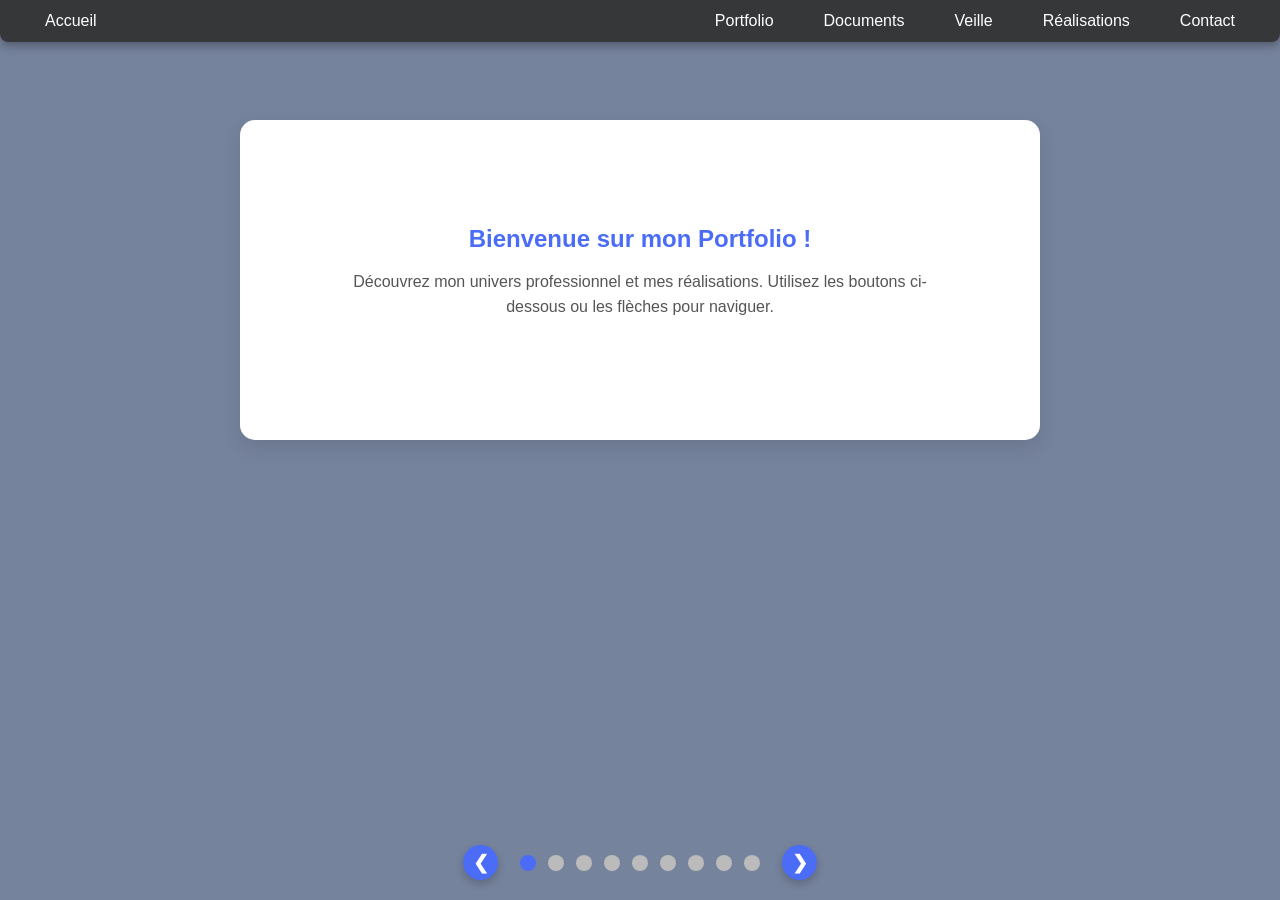
<file: index.html>
<!DOCTYPE html>
<html lang="fr">
<head>
<meta charset="UTF-8" />
<meta name="viewport" content="width=device-width, initial-scale=1" />
<title>Accueil - Alexandre Bossiaux</title>
<script src="https://code.jquery.com/jquery-3.6.0.min.js"></script>
<link rel="stylesheet" href="css/stylemenu.css" />
<link rel="stylesheet" href="css/styleindex.css" />
</head>
<body>

<!-- Menu -->
<div id="menu-container"></div>

<!-- Slides -->
<div class="global">
<div class="index-container">

  <div class="slides active" id="slides-0">
    <h2>Bienvenue sur mon Portfolio !</h2>
    <p class="description">Découvrez mon univers professionnel et mes réalisations. Utilisez les boutons ci-dessous ou les flèches pour naviguer.</p>
  </div>

  <div class="slides" id="slides-1">
    <h2>Mon Portfolio Technique</h2>
    <p class="description">Explorez mes travaux pratiques et projets personnels, démontrant mes compétences en programmation, réseaux et gestion de projets informatiques.</p>
    <div class="button-group"> 
      <a href="tps.html" class="button-link">Voir mes TPs</a>
      <a href="projet.html" class="button-link">Voir mes Projets</a>
    </div>
  </div>

  <div class="slides" id="slides-2">
    <h2>Mes Expériences de Stage</h2>
    <p class="description">Plongez dans le détail de mes stages en SIO1 et SIO2, avec les missions réalisées, les compétences acquises et les rapports de stage associés.</p>
    <div class="button-group"> 
      <a href="stagesio1.html" class="button-link">Stage SIO 1</a>
      <a href="stagesio2.html" class="button-link">Stage SIO 2</a>
    </div>
  </div>

  <div class="slides" id="slides-3">
    <h2>Mon Curriculum Vitae</h2>
    <p class="description">Retrouvez ici un aperçu détaillé de mon parcours académique, de mes expériences professionnelles et de mes compétences techniques et transversales.</p>
    <a href="cv.html" class="button-link">Voir mon CV</a>
  </div>

  <div class="slides" id="slides-4">
    <h2>Ma Lettre de Motivations</h2>
    <p class="description">Découvrez ma lettre de motivation, où j'exprime mon intérêt et ma motivation à intégrer une entreprise, en soulignant mes atouts et ma polyvalence.</p>
    <a href="lm.html" class="button-link">Lire ma Lettre</a>
  </div>

  <div class="slides" id="slides-5">
    <h2>Mes Conventions de Stage</h2>
    <p class="description">Retrouvez ici les documents officiels de mes conventions de stage pour les périodes SIO1 et SIO2. Ces conventions détaillent les engagements, les missions et les conditions de mes stages en entreprise.</p>
    <div class="button-group">
      <a href="conventionstagesio1.html" class="button-link">Convention SIO 1</a>
      <a href="conventionstagesio2.html" class="button-link">Convention SIO 2</a>
    </div>
  </div>

  <div class="slides" id="slides-6">
    <h2>Ma Veille Technologique</h2>
    <p class="description">Découvrez mes recherches et analyses sur des sujets technologiques actuels, reflétant ma curiosité et ma capacité à rester informé des dernières innovations.</p>
    <div class="button-group"> 
      <a href="veillesujet1.html" class="button-link">Voir ma Veille 1</a>
      <a href="veillesujet2.html" class="button-link">Voir ma Veille 2</a>
    </div>
  </div>

  <div class="slides" id="slides-7">
    <h2>Mes Réalisations Ludiques</h2>
    <p class="description">Amusez-vous avec mes mini-jeux développés en JavaScript, une démonstration concrète de mes compétences en développement web interactif.</p>
    <a href="realisations.html" class="button-link">Jouer à mes Réalisations</a>
  </div>

  <div class="slides" id="slides-8">
    <h2>Contactez-moi</h2>
    <p class="description">Vous avez des questions, des opportunités à proposer ou souhaitez simplement échanger ? N'hésitez pas à me contacter directement.</p>
    <a href="contact.html" class="button-link">Prendre Contact</a>
  </div>
</div>
</div>


<!-- Boutons de navigation -->
<div class="slides-buttons" aria-label="Navigation des sections">
  <button class="nav-arrow left-arrow" aria-label="Slide précédente">&#10094;</button>
  <button class="active" aria-label="Section 0" data-slides="0"></button>
  <button aria-label="Section 1" data-slides="1"></button>
  <button aria-label="Section 2" data-slides="2"></button>
  <button aria-label="Section 3" data-slides="3"></button>
  <button aria-label="Section 4" data-slides="4"></button>
  <button aria-label="Section 5" data-slides="5"></button>
  <button aria-label="Section 6" data-slides="6"></button>
  <button aria-label="Section 7" data-slides="7"></button>
  <button aria-label="Section 8" data-slides="8"></button>
  <button class="nav-arrow right-arrow" aria-label="Slide suivante">&#10095;</button>
</div>

<script src="js/scriptindex.js"></script>
<script src="js/load-menu.js"></script>
</body>
</html>
</file>
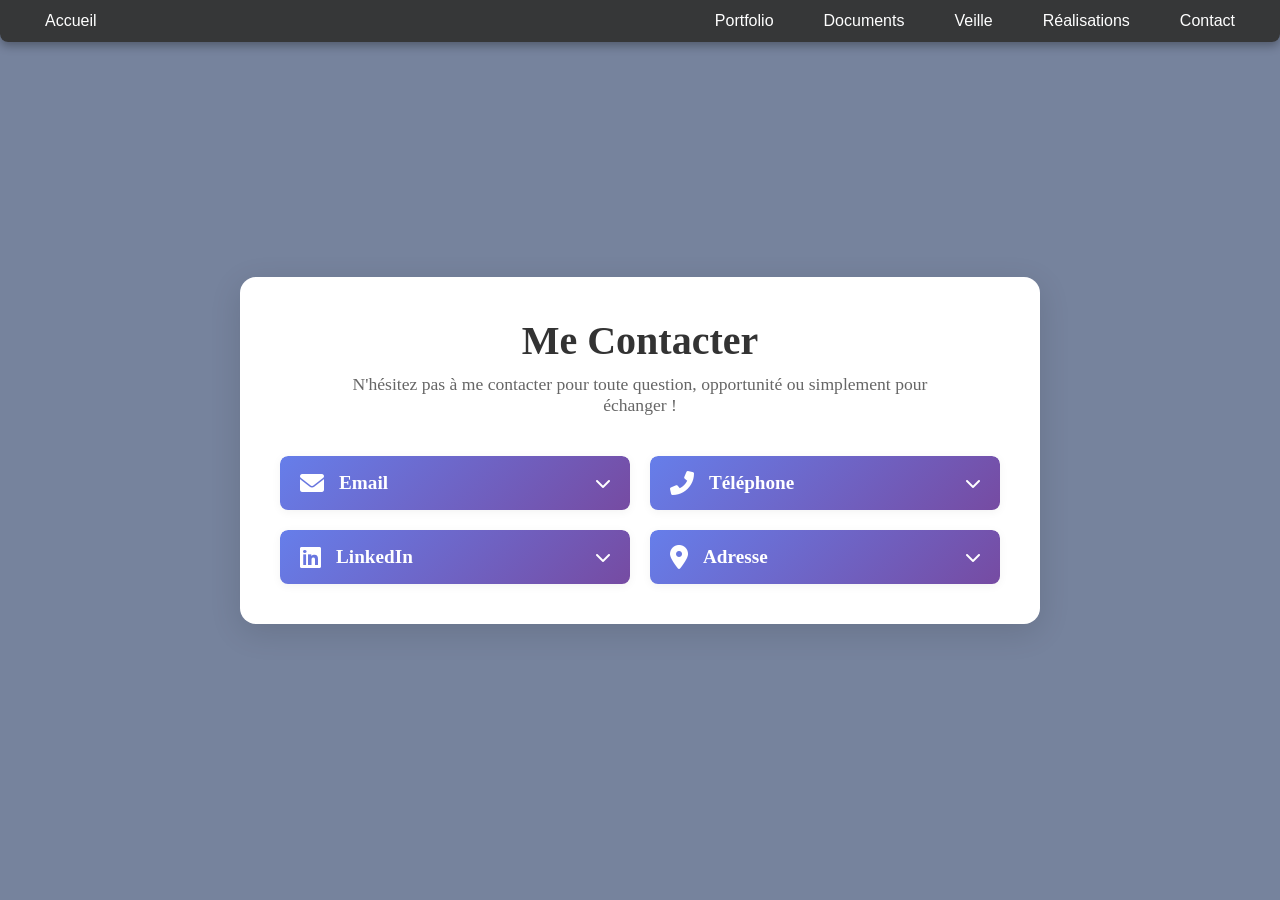
<file: contact.html>
<!DOCTYPE html>
<html lang="fr">
<head>
<meta charset="UTF-8" />
<meta name="viewport" content="width=device-width, initial-scale=1" />
<title>Contact - Alexandre Bossiaux</title>
<script src="https://code.jquery.com/jquery-3.6.0.min.js"></script>
<link rel="stylesheet" href="css/stylemenu.css" />
<link rel="stylesheet" href="css/stylecontact.css" />
<link rel="stylesheet" href="https://cdnjs.cloudflare.com/ajax/libs/font-awesome/6.0.0-beta3/css/all.min.css">
</head>
<body>

<!-- Menu -->
<div id="menu-container"></div>

<!-- Section Contact -->
<div class="global">
  <div class="contact-container">
    <div class="contact-header">
      <h2>Me Contacter</h2>
      <p>N'hésitez pas à me contacter pour toute question, opportunité ou simplement pour échanger !</p>
    </div>

    <div class="contact-info">
      <!-- Carte Email -->
      <div class="contact-card">
        <div class="card-header" id="email-toggle">
          <i class="fas fa-envelope icon"></i>
          <h3>Email</h3>
          <i class="fas fa-chevron-down toggle-icon"></i>
        </div>
        <div class="card-content hidden" id="email-content">
          <span class="card-value">bossiaux.alexandre@gmail.com</span>
          <a href="mailto:bossiaux.alexandre@gmail.com" class="action-link">
            <i class="fas fa-paper-plane"></i> Envoyer un email
          </a>
        </div>
      </div>

      <!-- Carte Téléphone -->
      <div class="contact-card">
        <div class="card-header" id="phone-toggle">
          <i class="fas fa-phone-alt icon"></i>
          <h3>Téléphone</h3>
          <i class="fas fa-chevron-down toggle-icon"></i>
        </div>
        <div class="card-content hidden" id="phone-content">
          <span class="card-value">+33 6 58 30 66 25</span>
          <a href="tel:+33658306625" class="action-link">
            <i class="fas fa-phone"></i> Appeler
          </a>
        </div>
      </div>

      <!-- Carte LinkedIn -->
      <div class="contact-card">
        <div class="card-header" id="linkedin-toggle">
          <i class="fab fa-linkedin icon"></i>
          <h3>LinkedIn</h3>
          <i class="fas fa-chevron-down toggle-icon"></i>
        </div>
        <div class="card-content hidden" id="linkedin-content">
          <span class="card-value">Alexandre Bossiaux</span>
          <a href="https://www.linkedin.com/in/alexandre-bossiaux-b2b2b2b2/" target="_blank" class="action-link">
            <i class="fab fa-linkedin"></i> Voir le profil
          </a>
        </div>
      </div>

      <!-- Carte Adresse -->
      <div class="contact-card">
        <div class="card-header" id="address-toggle">
          <i class="fas fa-map-marker-alt icon"></i>
          <h3>Adresse</h3>
          <i class="fas fa-chevron-down toggle-icon"></i>
        </div>
        <div class="card-content hidden" id="address-content">
          <span class="card-value">Rivery, Picardie, France</span>
          <div class="map-container">
            <iframe
              src="https://www.google.com/maps/embed?pb=!1m18!1m12!1m3!1d34411.36234478723!2d2.2944842071669695!3d49.90694689759592!2m3!1f0!2f0!3f0!3m2!1i1024!2i768!4f13.1!3m3!1m2!1s0x47e785ce2a38674f%3A0x4239bb6ec8f207f3!2sRivery!5e0!3m2!1sfr!2sfr!4v1760531282621!5m2!1sfr!2sfr"
              width="100%" height="300" style="border:0;" allowfullscreen="" loading="lazy"
              referrerpolicy="no-referrer-when-downgrade"></iframe>
          </div>
        </div>
      </div>
    </div>
  </div>
</div>

<script src="js/load-menu.js"></script>
<script src="js/scriptcontact.js"></script>
</body>
</html>
</file>
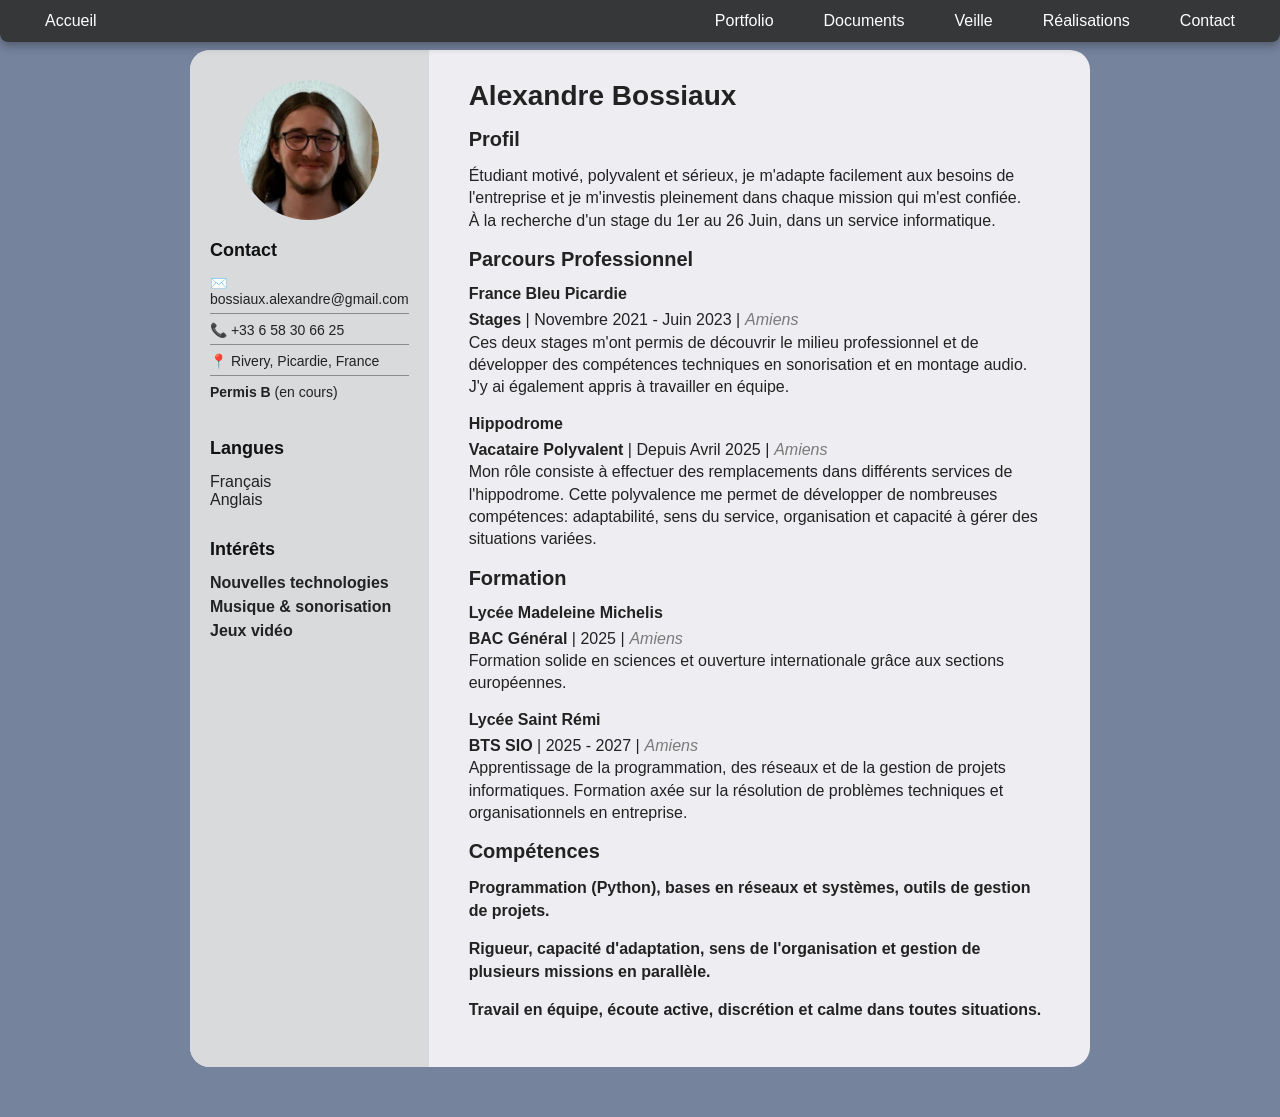
<file: cv.html>
<!DOCTYPE html>
<html lang="fr">
<head>
<meta charset="UTF-8" />
<meta name="viewport" content="width=device-width, initial-scale=1" />
<title>CV Alexandre Bossiaux</title>
<script src="https://code.jquery.com/jquery-3.6.0.min.js"></script>
<link rel="stylesheet" href="css/stylemenu.css" />
<link rel="stylesheet" href="css/stylecv.css" />
</head>
<body>

<!-- Menu -->
<div id="menu-container"></div>

<!-- CV -->
<div class="global">
<div class="cv-container">
  <aside class="left-column">
    <img src="images/photocv.png" alt="Photo Alexandre Bossiaux" />
    
    <div class="section contactcv">
      <h3>Contact</h3>
      <div class="contactcv-item email-icon"><span>bossiaux.alexandre@gmail.com</span></div>
      <div class="contactcv-item phone-icon"><span>+33 6 58 30 66 25</span></div>
      <div class="contactcv-item location-icon"><span>Rivery, Picardie, France</span></div>
      <div class="contactcv-item"><span><strong>Permis B</strong> (en cours)</span></div>
    </div>
    
    <div class="section languages">
      <h3>Langues</h3>
      <div>Français</div>
      <div>Anglais</div>
    </div>
    
    <div class="section interests">
      <h3>Intérêts</h3>
      <ul class="interests-list">
        <li>Nouvelles technologies</li>
        <li>Musique & sonorisation</li>
        <li>Jeux vidéo</li>
      </ul>
    </div>
  </aside>

  <main class="right-column">
    <h1>Alexandre Bossiaux</h1>
    
    <h2>Profil</h2>
    <p>Étudiant motivé, polyvalent et sérieux, je m'adapte facilement aux besoins de l'entreprise et je m'investis pleinement dans chaque mission qui m'est confiée.</br>
     À la recherche d'un stage du 1er au 26 Juin, dans un service informatique. 
    </p>
    
    
    <h2>Parcours Professionnel</h2>
    
    <h3>France Bleu Picardie</h3>
    <p><span class="job-title">Stages</span> | Novembre 2021 - Juin 2023 |<span class="italic"> Amiens</span><br/>
    Ces deux stages m'ont permis de découvrir le milieu professionnel et de développer des compétences techniques en sonorisation et en montage audio. J'y ai également appris à travailler en équipe.</p>
    
    <h3>Hippodrome</h3>
    <p><span class="job-title">Vacataire Polyvalent</span> | Depuis Avril 2025 |<span class="italic"> Amiens</span><br/>
    Mon rôle consiste à effectuer des remplacements dans différents services de l'hippodrome. Cette polyvalence me permet de développer de nombreuses compétences: adaptabilité, sens du service, organisation et capacité à gérer des situations variées.</p>
    
    <h2>Formation</h2>
    
    <h3>Lycée Madeleine Michelis</h3>
    <p><span class="bold">BAC Général</span> | 2025 |<span class="italic"> Amiens</span><br/>
    Formation solide en sciences et ouverture internationale grâce aux sections européennes.</p>
    
    <h3>Lycée Saint Rémi</h3>
    <p><span class="bold">BTS SIO</span> | 2025 - 2027 |<span class="italic"> Amiens</span><br/>
    Apprentissage de la programmation, des réseaux et de la gestion de projets informatiques. Formation axée sur la résolution de problèmes techniques et organisationnels en entreprise.</p>
    
    <h2>Compétences</h2>
    <p><strong>Programmation (Python), bases en réseaux et systèmes, outils de gestion de projets.</strong></p>
    <p><strong>Rigueur, capacité d'adaptation, sens de l'organisation et gestion de plusieurs missions en parallèle.</strong></p>
    <p><strong>Travail en équipe, écoute active, discrétion et calme dans toutes situations.</strong></p>
  </main>
</div>
</div>

<script src="js/load-menu.js"></script>
</body>
</html>
</file>
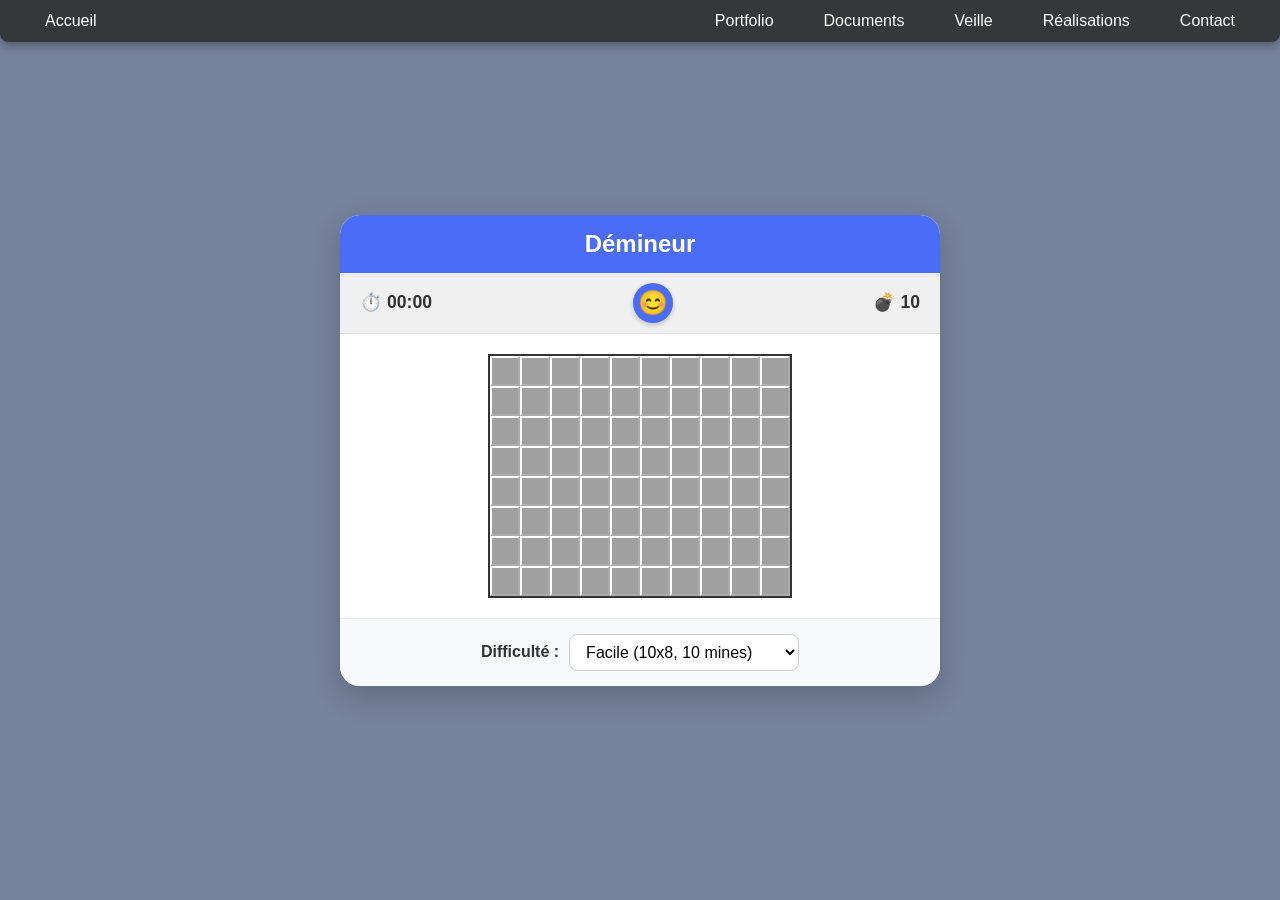
<file: demineur.html>
<!DOCTYPE html>
<html lang="fr">
<head>
<meta charset="UTF-8">
<meta name="viewport" content="width=device-width, initial-scale=1.0">
<title>Démineur</title>
<script src="https://code.jquery.com/jquery-3.6.0.min.js"></script>
<link rel="stylesheet" href="css/stylemenu.css" />
<link rel="stylesheet" href="css/styledemineur.css" />
</head>
<body>

<!-- Menu -->
<div id="menu-container"></div>

<!-- JEU -->
<div class="global">
<div class="game-container">
    <div class="game-header">
        Démineur
    </div>
    
    <div class="game-controls-top">
        <div class="timer">⏱️ <span id="timer">00:00 </span></div>
        <button id="reset-button" class="reset-button">😊</button>
        <div class="mines-left">💣 <span id="mines-count">10</span></div>
    </div>

    <div id="board" class="game-board">
        <!-- Les cellules du démineur seront générées ici par JavaScript -->
    </div>
    
    <div id="game-over-screen" class="game-overlay hidden">
        <h2 id="game-over-message"></h2>
        <button id="play-again-button">Rejouer</button>
    </div>

    <div class="game-controls-bottom">
        <label for="difficulty">Difficulté :</label>
        <select id="difficulty">
            <option value="easy">Facile (10x8, 10 mines)</option>
            <option value="medium">Moyen (20x14, 40 mines)</option>
            <option value="hard">Difficile (24x20, 99 mines)</option>
        </select>
    </div>
</div>
</div>

<script src="js/scriptdemineur.js"></script>
<script src="js/load-menu.js"></script>
</body>
</html>
</file>
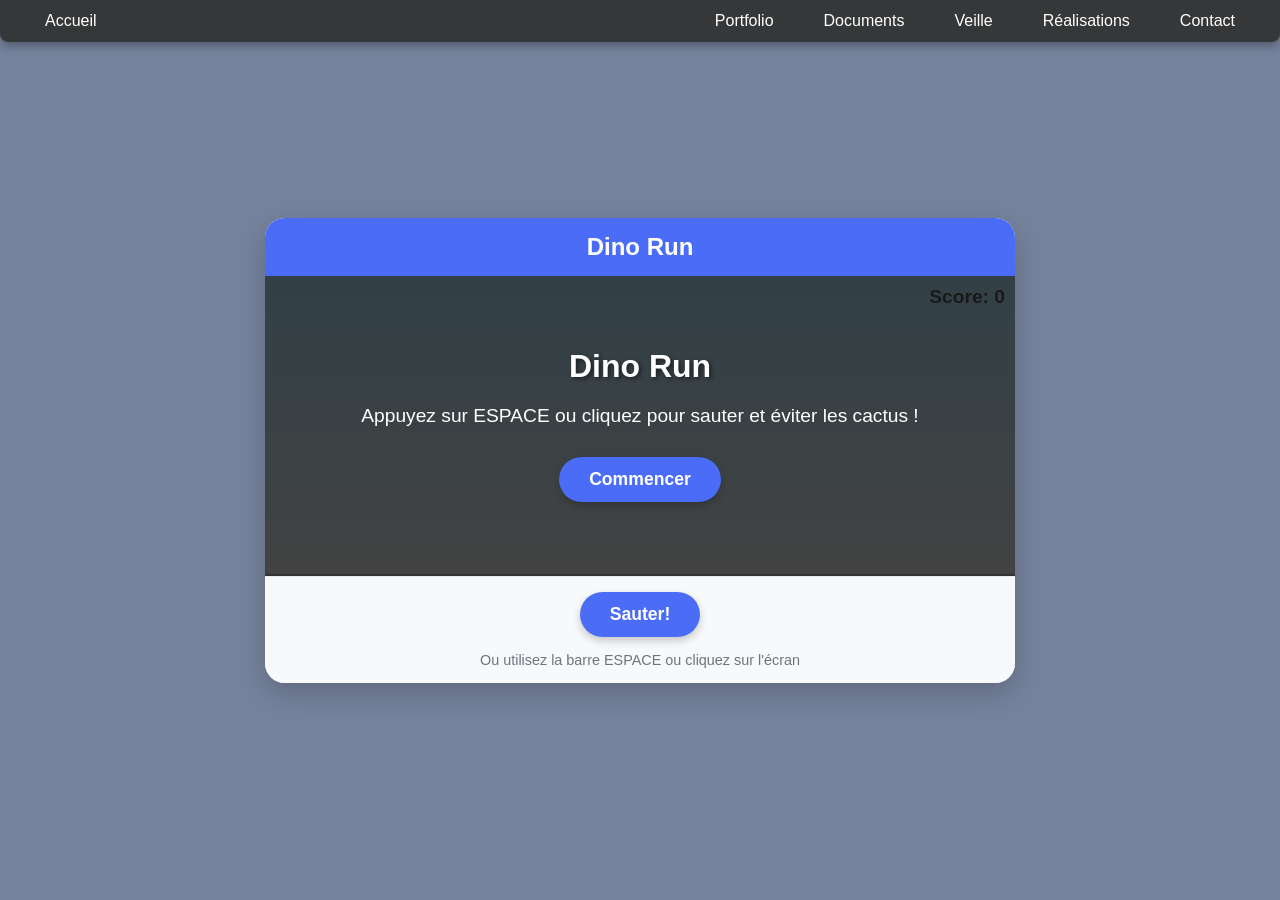
<file: dino.html>
<!DOCTYPE html>
<html lang="fr">
<head>
<meta charset="UTF-8">
<meta name="viewport" content="width=device-width, initial-scale=1.0">
<title>Dino Run</title>
<script src="https://code.jquery.com/jquery-3.6.0.min.js"></script>
<link rel="stylesheet" href="css/stylemenu.css" />
<link rel="stylesheet" href="css/styledino.css" /> 
</head>
<body>

<!-- Menu -->
<div id="menu-container"></div>

<!-- JEU -->
<div class="global">
<div class="game-container">
    <div class="game-header">
        Dino Run
    </div>
    
    <div class="game-canvas-container">
        <canvas id="game-canvas"></canvas>
        
        <div class="score-board">
            Score: <span id="score">0</span>
        </div>
        
        <div id="start-screen" class="start-screen">
            <h2>Dino Run</h2>
            <p>Appuyez sur ESPACE ou cliquez pour sauter et éviter les cactus !</p>
            <button id="start-button">Commencer</button>
        </div>
        
        <div id="game-over-screen" class="game-over-screen hidden">
            <h2>Game Over!</h2>
            <p>Votre score: <span id="final-score">0</span></p>
            <button id="restart-button">Rejouer</button>
        </div>
    </div>
    
    <div class="game-controls">
        <button id="action-button">Sauter!</button>
        <p class="instructions">Ou utilisez la barre ESPACE ou cliquez sur l'écran</p>
    </div>
</div>
</div>

<script src="js/scriptdino.js"></script>
<script src="js/load-menu.js"></script>
</body>
</html>
</file>
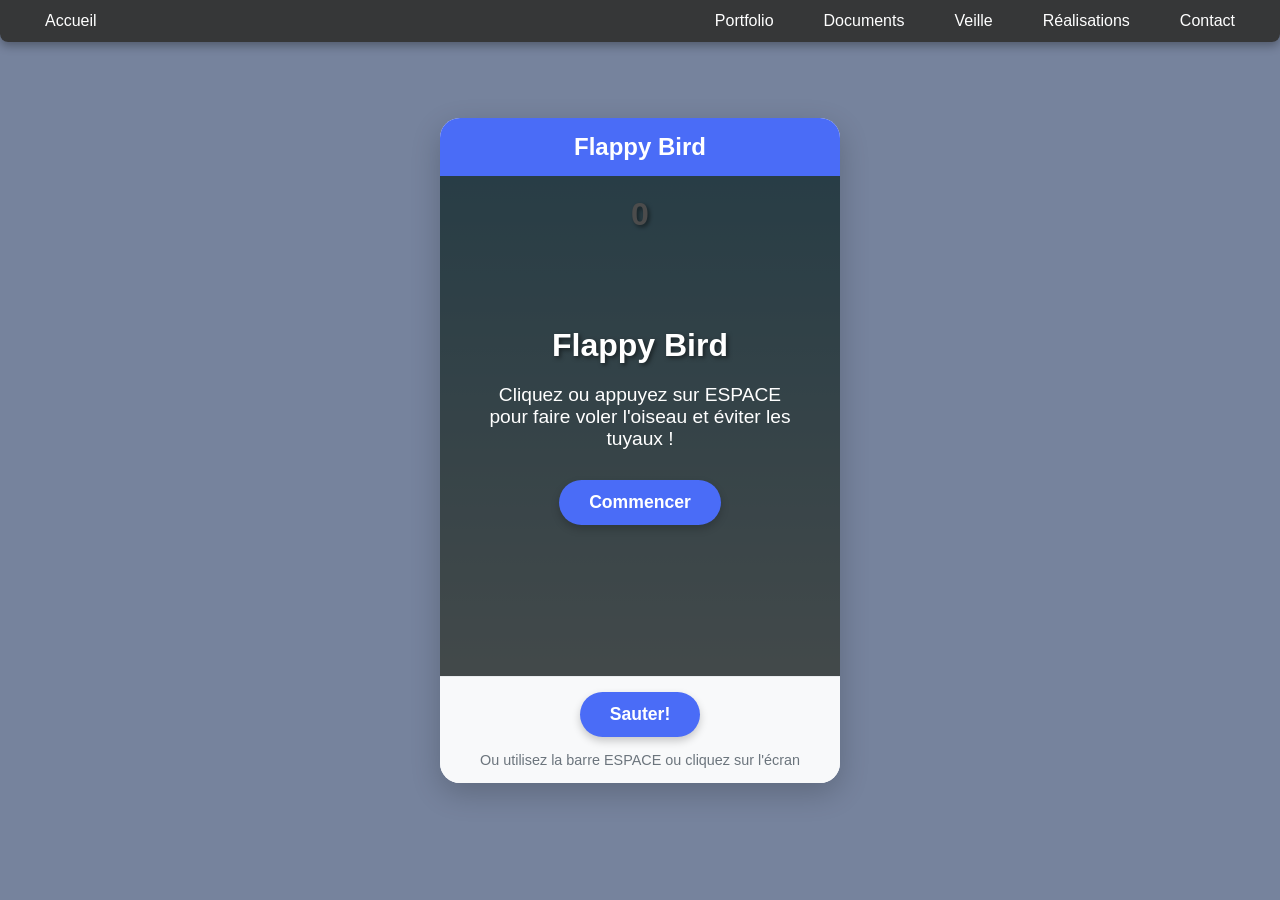
<file: flappybird.html>
<!DOCTYPE html>
<html lang="fr">
<head>
<meta charset="UTF-8">
<meta name="viewport" content="width=device-width, initial-scale=1.0">
<title>Flappy Bird</title>
<script src="https://code.jquery.com/jquery-3.6.0.min.js"></script>
<link rel="stylesheet" href="css/stylemenu.css" />
<link rel="stylesheet" href="css/styleflappybird.css" />
</head>
<body>

<!-- Menu -->
<div id="menu-container"></div>

<!-- JEU -->
<div class="global">
<div class="game-container">
    <div class="game-header">
        Flappy Bird
    </div>
    
    <div class="game-canvas-container">
        <canvas id="game-canvas"></canvas>
        
        <div class="score-board">
            <span id="score">0</span>
        </div>
        
        <div id="start-screen" class="start-screen">
            <h2>Flappy Bird</h2>
            <p>Cliquez ou appuyez sur ESPACE pour faire voler l'oiseau et éviter les tuyaux !</p>
            <button id="start-button">Commencer</button>
        </div>
        
        <div id="game-over-screen" class="game-over-screen hidden">
            <h2>Game Over!</h2>
            <p>Votre score: <span id="final-score">0</span></p>
            <button id="restart-button">Rejouer</button>
        </div>
    </div>
    
    <div class="game-controls">
        <button id="action-button">Sauter!</button>
        <p class="instructions">Ou utilisez la barre ESPACE ou cliquez sur l'écran</p>
    </div>
</div>
</div>

<script src="js/scriptflappybird.js"></script>
<script src="js/load-menu.js"></script>
</body>
</html>
</file>
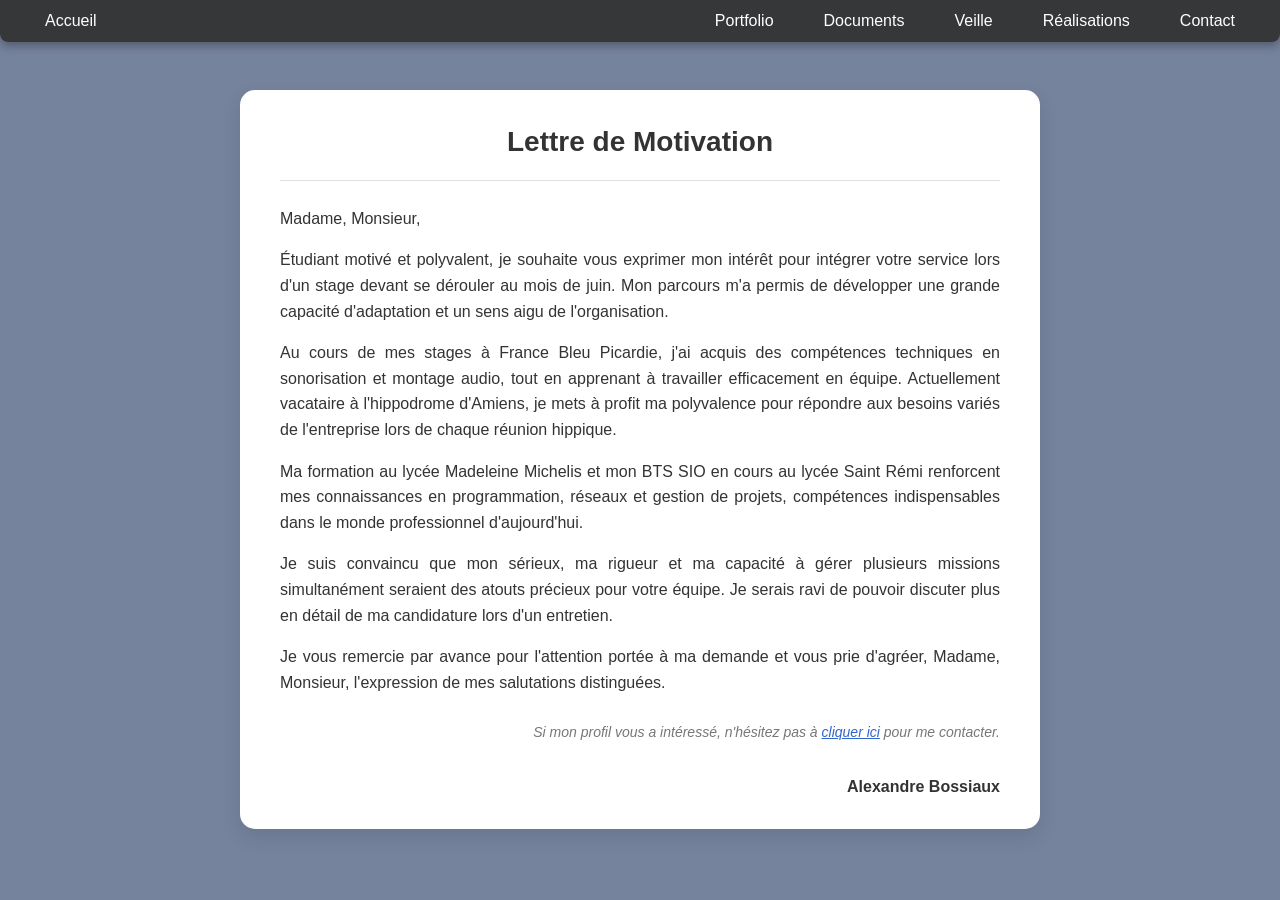
<file: lm.html>
<!DOCTYPE html>
<html lang="fr">
<head>
<meta charset="UTF-8" />
<meta name="viewport" content="width=device-width, initial-scale=1" />
<title>Lettre de Motivation - Alexandre Bossiaux</title>
<script src="https://code.jquery.com/jquery-3.6.0.min.js"></script>
<link rel="stylesheet" href="css/stylemenu.css" />
<link rel="stylesheet" href="css/stylelm.css" />
</head>
<body>

<!-- Menu -->
<div id="menu-container"></div>

<!-- Lettre de Motivations -->
<div class="lm-container">
  <div class="lm-header">
    <h2>Lettre de Motivation</h2>
  </div>

  <div class="lm-content">
    <p>Madame, Monsieur,</p>

    <p>
      Étudiant motivé et polyvalent, je souhaite vous exprimer mon intérêt pour intégrer votre service lors d'un stage devant se dérouler 
      au mois de juin. 
      Mon parcours m'a permis de développer une grande capacité d'adaptation et un sens aigu de l'organisation.
    </p>

    <p>
      Au cours de mes stages à France Bleu Picardie, j'ai acquis des compétences techniques en sonorisation et montage audio, 
      tout en apprenant à travailler efficacement en équipe. Actuellement vacataire à l'hippodrome d'Amiens, 
      je mets à profit ma polyvalence pour répondre aux besoins variés de l'entreprise lors de chaque réunion hippique.
    </p>

    <p>
      Ma formation au lycée Madeleine Michelis et mon BTS SIO en cours au lycée Saint Rémi renforcent mes connaissances en programmation, 
      réseaux et gestion de projets, compétences indispensables dans le monde professionnel d'aujourd'hui.
    </p>

    <p> 
      Je suis convaincu que mon sérieux, ma rigueur et ma capacité à gérer plusieurs missions simultanément seraient des atouts précieux 
      pour votre équipe. Je serais ravi de pouvoir discuter plus en détail de ma candidature lors d'un entretien.
    </p>

    <p>Je vous remercie par avance pour l'attention portée à ma demande et vous prie d'agréer, Madame, Monsieur, 
      l'expression de mes salutations distinguées.</p>
  </div>
<div class="lm-meta">
    <p>Si mon profil vous a intéressé, n'hésitez pas à <a href="contact.html">cliquer ici</a> pour me contacter.</p>
  </div>

  <div class="lm-signature">
    <p>Alexandre Bossiaux</p>
  </div>
</div>

<script src="js/load-menu.js"></script>
</body>
</html>
</file>
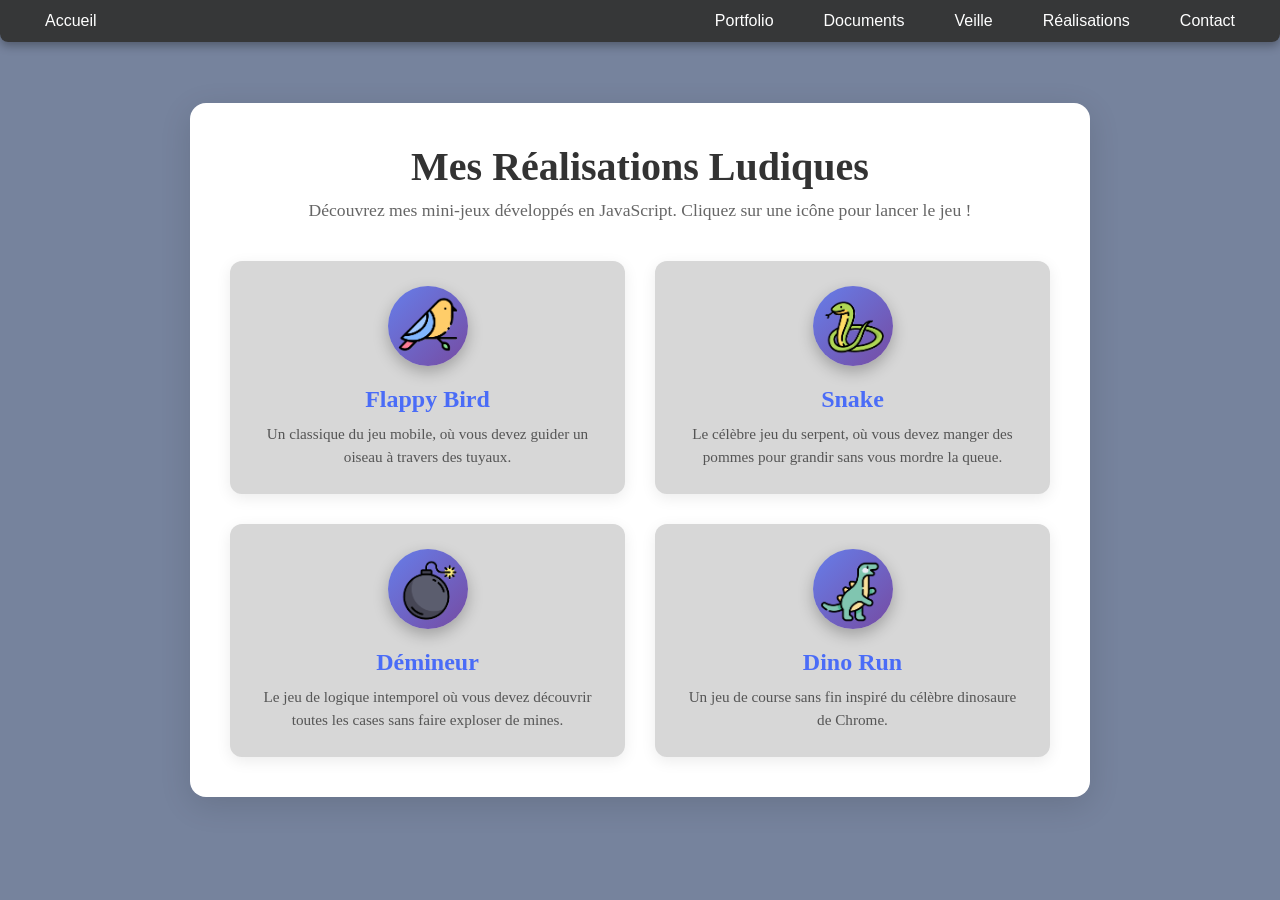
<file: realisations.html>
<!DOCTYPE html>
<html lang="fr">
<head>
<meta charset="UTF-8" />
<meta name="viewport" content="width=device-width, initial-scale=1" />
<title>Mes Réalisations - Alexandre Bossiaux</title>
<script src="https://code.jquery.com/jquery-3.6.0.min.js"></script>
<link rel="stylesheet" href="css/stylemenu.css" />
<link rel="stylesheet" href="css/stylerealisations.css" />
<link rel="stylesheet" href="https://cdnjs.cloudflare.com/ajax/libs/font-awesome/6.0.0-beta3/css/all.min.css">
</head>
<body>

<!-- Menu -->
<div id="menu-container"></div>

<!-- Section Réalisations -->
<div class="global">
  <div class="realisations-container">
    <div class="realisations-header">
      <h2>Mes Réalisations Ludiques</h2>
      <p>Découvrez mes mini-jeux développés en JavaScript. Cliquez sur une icône pour lancer le jeu !</p>
    </div>

    <div class="game-list">
      <a href="flappybird.html" class="game-card">
        <div class="game-icon">
          <img src="images/birdicon.png" alt="Bird Icon" class="custom-game-icon">
        </div>
        <h3>Flappy Bird</h3>
        <p>Un classique du jeu mobile, où vous devez guider un oiseau à travers des tuyaux.</p>
      </a>

      <a href="snake.html" class="game-card">
        <div class="game-icon">
          <img src="images/snakeicon.png" alt="Snake Icon" class="custom-game-icon">
        </div>
        <h3>Snake</h3>
        <p>Le célèbre jeu du serpent, où vous devez manger des pommes pour grandir sans vous mordre la queue.</p>
      </a>

      <a href="demineur.html" class="game-card">
        <div class="game-icon">
          <img src="images/bombicon.png" alt="Bomb Icon" class="custom-game-icon">
        </div>
        <h3>Démineur</h3>
        <p>Le jeu de logique intemporel où vous devez découvrir toutes les cases sans faire exploser de mines.</p>
      </a>

      <a href="dino.html" class="game-card">
        <div class="game-icon">
          <img src="images/dinoicon.png" alt="Dino Icon" class="custom-game-icon">
        </div>
        <h3>Dino Run</h3>
        <p>Un jeu de course sans fin inspiré du célèbre dinosaure de Chrome.</p>
      </a>
    </div>
  </div>
</div>

<script src="js/load-menu.js"></script>
</body>
</html>
</file>
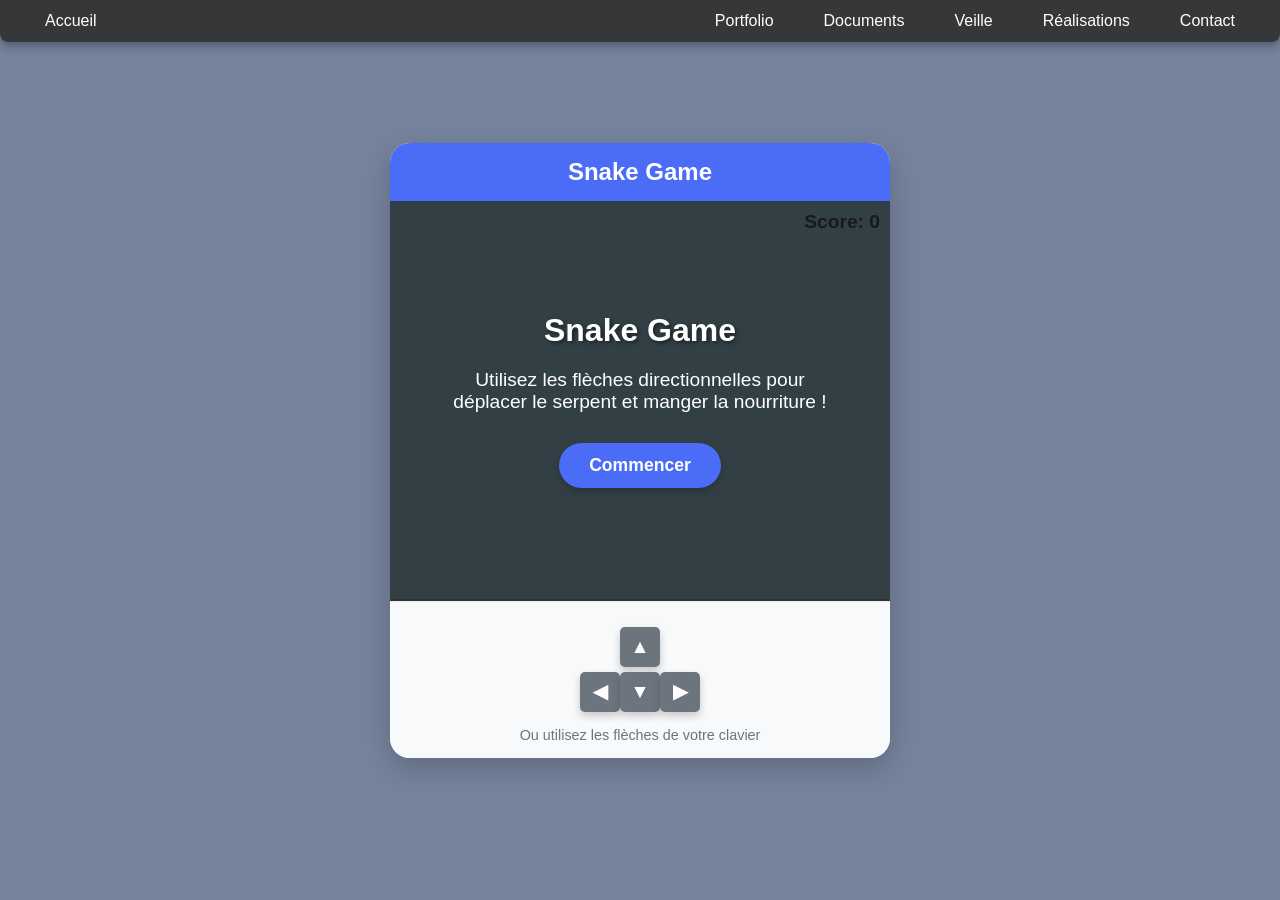
<file: snake.html>
<!DOCTYPE html>
<html lang="fr">
<head>
<meta charset="UTF-8">
<meta name="viewport" content="width=device-width, initial-scale=1.0">
<title>Snake</title>
<script src="https://code.jquery.com/jquery-3.6.0.min.js"></script>
<link rel="stylesheet" href="css/stylemenu.css" />
<link rel="stylesheet" href="css/stylesnake.css" /> 
</head>
<body>

<!-- Menu -->
<div id="menu-container"></div>

<!-- JEU -->
<div class="global">
<div class="game-container">
    <div class="game-header">
        Snake Game
    </div>
    
    <div class="game-canvas-container">
        <canvas id="game-canvas"></canvas>
        
        <div class="score-board">
            Score: <span id="score">0</span>
        </div>
        
        <div id="start-screen" class="start-screen">
            <h2>Snake Game</h2>
            <p>Utilisez les flèches directionnelles pour déplacer le serpent et manger la nourriture !</p>
            <button id="start-button">Commencer</button>
        </div>
        
        <div id="game-over-screen" class="game-over-screen hidden">
            <h2>Game Over!</h2>
            <p>Votre score: <span id="final-score">0</span></p>
            <button id="restart-button">Rejouer</button>
        </div>
    </div>
    
    <div class="game-controls">
        <div class="dpad">
            <button id="up-button" class="dpad-button">▲</button>
            <div class="dpad-horizontal"> 
                <button id="left-button" class="dpad-button">◀</button>
                <button id="down-button" class="dpad-button">▼</button> 
                <button id="right-button" class="dpad-button">▶</button>
            </div>
        </div>
        <p class="instructions">Ou utilisez les flèches de votre clavier</p>
    </div>
</div>
</div>

<script src="js/scriptsnake.js"></script>
<script src="js/load-menu.js"></script>
</body>
</html>
</file>
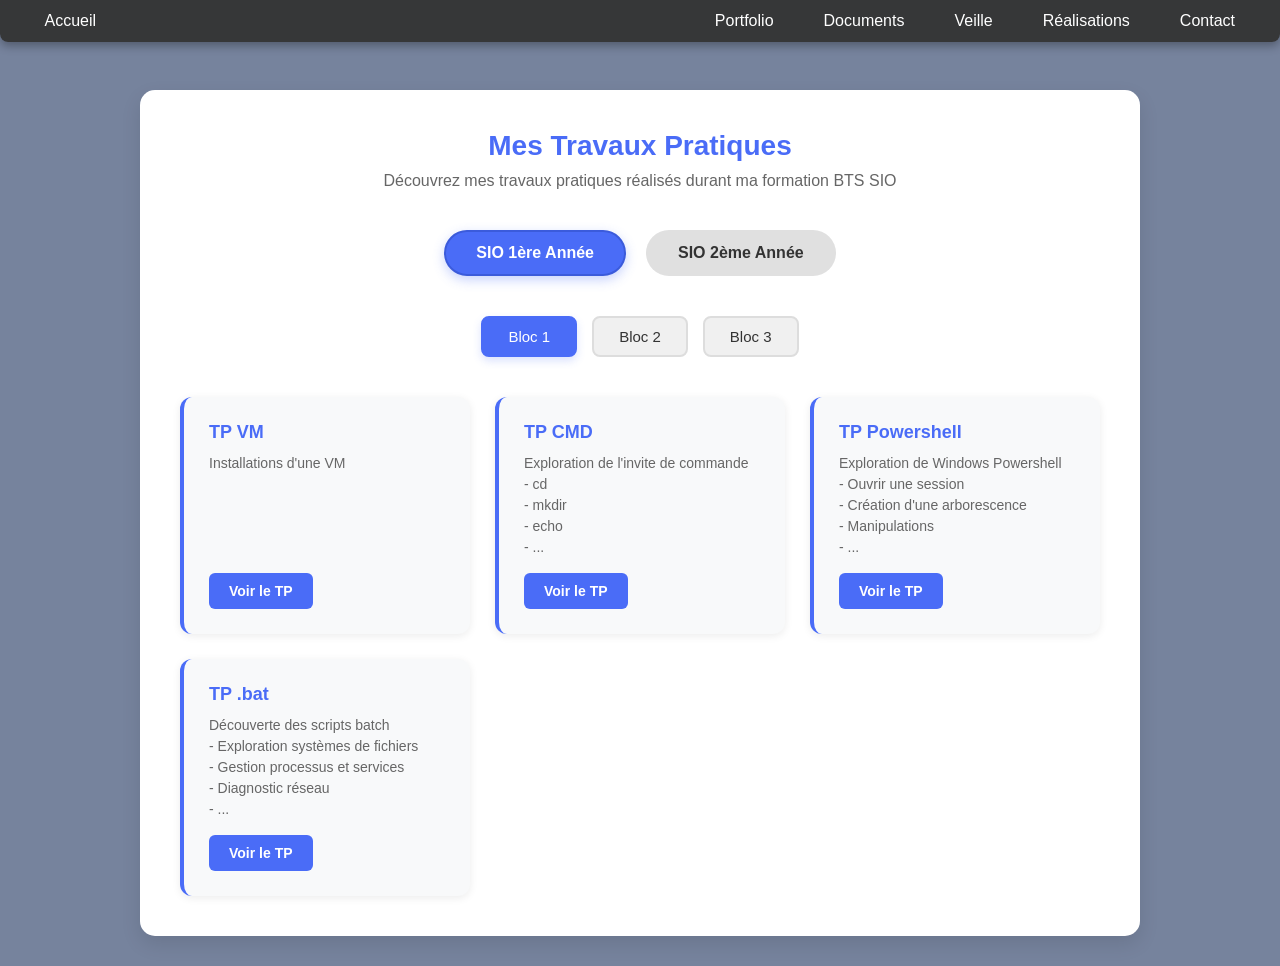
<file: tps.html>
<!DOCTYPE html>
<html lang="fr">
<head>
<meta charset="UTF-8" />
<meta name="viewport" content="width=device-width, initial-scale=1" />
<title>Mes TPs - Alexandre Bossiaux</title>
<script src="https://code.jquery.com/jquery-3.6.0.min.js"></script>
<link rel="stylesheet" href="css/stylemenu.css" />
<link rel="stylesheet" href="css/styletps.css" />

</head>
<body>

<!-- Menu -->
<div id="menu-container"></div>

<!-- Page TPs -->
<div class="global">
  <div class="tp-header">
    <h2>Mes Travaux Pratiques</h2>
    <p>Découvrez mes travaux pratiques réalisés durant ma formation BTS SIO</p>
  </div>

  <!-- Sélection année -->
  <div class="year-selector">
    <button class="year-btn active" data-year="1">SIO 1ère Année</button>
    <button class="year-btn" data-year="2">SIO 2ème Année</button>
  </div>

  <!-- Sélection bloc -->
  <div class="bloc-selector">
    <button class="bloc-btn active" data-bloc="1">Bloc 1</button>
    <button class="bloc-btn" data-bloc="2">Bloc 2</button>
    <button class="bloc-btn" data-bloc="3">Bloc 3</button>
  </div>

  <!-- Contenu -->
  <div class="tp-content" id="tp-container">
    <div class="empty-state">
      <p>Sélectionnez une année et un bloc pour voir les travaux pratiques</p>
    </div>
  </div>
</div>

<!-- Modal pour afficher les PDFs -->
<div id="pdfModal" class="modal">
  <div class="modal-content">
    <div class="modal-header">
      <h3 id="modalTitle">TP</h3>
      <button class="modal-close" id="closeModal">&times;</button>
    </div>
    <div class="modal-body">
      <iframe id="pdfViewer"></iframe>
    </div>
  </div>
</div>

<script src="js/load-menu.js"></script>
<script src="js/scripttps.js"></script>

</body>
</html>
</file>
<file: css/stylemenu.css>
/* Réinitialisation de base */
* {
    margin: 0;
    padding: 0;
    box-sizing: border-box;
}

body {
  background-color: #76839d;
}

nav {
  display: flex;
  justify-content: space-between;
  background: rgba(51, 51, 51, 0.95);
  box-shadow: 0 4px 10px rgba(0,0,0,0.3);
  font-family: Arial, sans-serif;
  position: fixed;
  width: 100%;
  z-index: 1000;
  top: 0;
  border-bottom-left-radius: 8px;
  border-bottom-right-radius: 8px;
  padding: 0 20px;
}

nav ul {
  list-style: none;
  margin: 0;
  padding: 0;
  display: flex;
}

nav ul li {
  position: relative;
  margin: 0 5px;
}

nav ul li a {
  display: block;
  padding: 12px 20px;
  color: white;
  text-decoration: none;
  white-space: nowrap;
  border-radius: 5px;
  transition: all 0.3s ease;
  font-weight: 500;
}

nav ul li a:hover {
  background-color: #555;
  transform: scale(1.05);
}

nav ul li ul {
  display: none;
  position: absolute;
  top: 100%;
  left: 0;
  background-color: #444;
  padding: 5px 0;
  margin: 0;
  min-width: 200px;
  border-radius: 5px;
  box-shadow: 0 4px 8px rgba(0,0,0,0.2);
  opacity: 0;
  visibility: hidden;
  transform: translateY(-10px);
  transition: all 0.3s ease;
}

nav ul li:hover > ul {
  display: block;
  opacity: 1;
  visibility: visible;
  transform: translateY(0);
}

nav ul li ul li a {
  padding: 10px 20px;
  color: #fff;
}

nav ul li ul li a:hover {
  background-color: #666;
}
</file>
<file: css/styleindex.css>
/* Réinitialisation de base */
* {
    margin: 0;
    padding: 0;
    box-sizing: border-box;
}

.global {
  font-family: Arial, sans-serif;
  margin: 0;
  padding-top: 40px; 
  color: #222;
  display: flex;
  justify-content: center;
  align-items: flex-start;
  min-height: calc(100vh - 40px);
}

.index-container {
  max-width: 800px;
  width: 90%;
  margin: 80px auto 60px auto; 
  background-color: #fff;
  border-radius: 15px;
  box-shadow: 0 8px 20px rgba(0,0,0,0.1);
  padding: 30px 40px;
  line-height: 1.6;
  color: #333;
  position: relative;
  min-height: 320px; 
  display: flex;
  flex-direction: column;
  justify-content: center; 
  align-items: center; 
  text-align: center;
  box-sizing: border-box;
}

.slides {
  display: none;
  flex-direction: column;
  align-items: center;
  justify-content: center; 
  max-width: 700px;
  width: 100%; 
  margin: 0 auto;
  text-align: center;
  box-sizing: border-box;
  flex-grow: 1; 
}

.slides.active {
  display: flex;
}

.slides h2 {
  font-size: 24px;
  color: #4a6cf7;
  margin-bottom: 10px;
}

.slides p.description {
  font-size: 16px;
  color: #555;
  margin-bottom: 20px;
  max-width: 600px;
  margin-left: auto;
  margin-right: auto;
  text-align: center;
}

.button-group {
  display: flex;
  flex-wrap: wrap; 
  justify-content: center;
  gap: 15px; 
  margin-top: 10px; 
}

.slides .button-link {
  display: inline-block; 
  padding: 10px 25px;
  background-color: #4a6cf7;
  color: white;
  text-decoration: none;
  border-radius: 50px;
  font-weight: 600;
  font-size: 1rem;
  box-shadow: 0 4px 8px rgba(0,0,0,0.2);
  transition: background-color 0.3s ease, transform 0.3s ease, box-shadow 0.3s ease;
}

.slides .button-link:hover {
  background-color: #3b5bdb;
  transform: translateY(-2px);
  box-shadow: 0 6px 12px rgba(0,0,0,0.3);
}

.slides-buttons {
  position: fixed;
  bottom: 20px;
  left: 50%;
  transform: translateX(-50%);
  display: flex;
  gap: 12px;
  z-index: 1000;
  align-items: center; 
}

.slides-buttons button:not(.nav-arrow) { 
  width: 16px;
  height: 16px;
  border-radius: 50%;
  border: none;
  background-color: #bbb;
  cursor: pointer;
  transition: background-color 0.3s ease;
  padding: 0; 
  box-shadow: none; 
}

.slides-buttons button:not(.nav-arrow).active {
  background-color: #4a6cf7;
}

.nav-arrow {
  background-color: #4a6cf7;
  color: white;
  border: none;
  border-radius: 50%; 
  width: 35px; 
  height: 35px;
  font-size: 1.2rem;
  font-weight: bold;
  cursor: pointer;
  transition: all 0.3s ease;
  box-shadow: 0 4px 8px rgba(0,0,0,0.2);
  display: flex;
  justify-content: center;
  align-items: center;
  margin: 0 10px; 
}

.nav-arrow:hover {
  background-color: #3b5bdb;
  transform: translateY(-2px);
  box-shadow: 0 6px 12px rgba(0,0,0,0.3);
}

/* Responsive */
@media (max-width: 768px) {
  .index-container {
    padding: 25px 30px;
    width: 95%;
    min-height: 280px;
  }
  .slides h2 {
    font-size: 20px;
  }
  .slides p.description {
    font-size: 15px;
  }
  .slides .button-link {
    padding: 9px 22px;
    font-size: 0.95rem;
  }
  .nav-arrow {
    display: none; 
  }
  .button-group {
    flex-direction: column; 
    gap: 10px;
  }
}

@media (max-width: 480px) {
  .index-container {
    padding: 20px 20px;
    min-height: 260px;
  }
  .slides h2 {
    font-size: 18px;
  }
  .slides p.description {
    font-size: 14px;
    text-align: center;
  }
  .slides .button-link {
    padding: 8px 20px;
    font-size: 0.9rem;
  }
  .slides-buttons {
    gap: 10px;
  }
  .slides-buttons button:not(.nav-arrow) {
    width: 14px;
    height: 14px;
  }
}
</file>
<file: css/stylecontact.css>
/* Reset et styles de base pour isoler la page contact */
* {
  margin: 0;
  padding: 0;
  box-sizing: border-box;
}

.global {
  max-width: 1200px;
  margin: 0 auto; 
  padding: 20px; 
  min-height: 100vh; 
  display: flex;
  flex-direction: column;
  justify-content: center; 
}


.contact-container {
  background: white; 
  border-radius: 16px; 
  box-shadow: 0 8px 32px rgba(0, 0, 0, 0.12);
  padding: 40px; 
  margin: 20px auto; 
  max-width: 800px; 
  width: 100%;
  transition: box-shadow 0.3s ease; 
}

.contact-container:hover {
  box-shadow: 0 12px 40px rgba(0, 0, 0, 0.15); 
}


.contact-header {
  text-align: center;
  margin-bottom: 40px;
}

.contact-header h2 {
  font-size: 2.5rem;
  color: #333;
  margin-bottom: 10px;
  font-weight: bold;
}

.contact-header p {
  font-size: 1.1rem;
  color: #666;
  max-width: 600px;
  margin: 0 auto;
}


.contact-info {
  display: grid;
  grid-template-columns: repeat(auto-fit, minmax(300px, 1fr));
  gap: 20px;
  margin-top: 20px;
}


.contact-card {
  background: white;
  border-radius: 8px;
  box-shadow: 0 2px 10px rgba(0, 0, 0, 0.05);
  overflow: hidden;
  transition: box-shadow 0.3s ease;
}

.contact-card:hover {
  box-shadow: 0 4px 15px rgba(0, 0, 0, 0.1);
}


.card-header {
  display: flex;
  align-items: center;
  cursor: pointer;
  padding: 15px 20px;
  background: linear-gradient(135deg, #667eea 0%, #764ba2 100%); 
  border-radius: 8px 8px 0 0;
  color: white;
  transition: background 0.3s ease;
  user-select: none; 
}

.card-header:hover {
  background: linear-gradient(135deg, #5a67d8 0%, #6b46c1 100%); 
}

.card-header .icon {
  font-size: 1.5rem;
  margin-right: 15px;
  flex-shrink: 0;
}

.card-header h3 {
  flex-grow: 1;
  margin: 0;
  font-size: 1.2rem;
  font-weight: 600;
}

.card-header .toggle-icon {
  margin-left: 10px;
  font-size: 1rem;
  transition: transform 0.3s ease;
  flex-shrink: 0;
}

.card-header.active .toggle-icon {
  transform: rotate(180deg); 
}


.card-content {
  padding: 20px;
  background: #f8f9fa; 
  border-top: 1px solid #e9ecef;
  border-radius: 0 0 8px 8px;
  animation: slideDown 0.3s ease-out; 
}

.card-content.hidden {
  display: none;
}

@keyframes slideDown {
  from {
    opacity: 0;
    max-height: 0;
    padding: 0 20px;
  }
  to {
    opacity: 1;
    max-height: 500px; 
    padding: 20px;
  }
}

.card-value {
  display: block;
  font-size: 1.1rem;
  font-weight: bold;
  color: #333; 
  margin-bottom: 15px;
  padding: 12px 16px;
  background: white;
  border-radius: 6px;
  border-left: 4px solid #667eea; 
  box-shadow: 0 1px 3px rgba(0, 0, 0, 0.05);
  word-break: break-all; 
}

.action-link {
  display: inline-flex;
  align-items: center;
  justify-content: center;
  padding: 12px 20px;
  background: linear-gradient(135deg, #667eea 0%, #764ba2 100%);
  color: white;
  text-decoration: none;
  border-radius: 6px;
  font-weight: 500;
  font-size: 1rem;
  transition: all 0.3s ease;
  margin-top: 10px;
  width: auto;
  min-width: 150px;
}

.action-link:hover {
  background: linear-gradient(135deg, #5a67d8 0%, #6b46c1 100%);
  transform: translateY(-2px); 
  box-shadow: 0 4px 12px rgba(102, 126, 234, 0.3);
  color: white;
  text-decoration: none;
}

.action-link i {
  margin-right: 8px;
  font-size: 1.1rem;
}

.map-container {
  width: 100%;
  height: 300px;
  border-radius: 8px;
  overflow: hidden;
  margin-top: 15px;
  box-shadow: 0 2px 8px rgba(0, 0, 0, 0.1); 
}

.map-container iframe {
  width: 100%;
  height: 100%;
  border: none;
  display: block;
}

/* Responsive */
@media (max-width: 768px) {
  body {
    background-color: #f5f7fa; 
  }
  
  .global {
    padding: 10px;
    justify-content: flex-start; 
  }
  
  .contact-container {
    padding: 20px;
    border-radius: 12px;
    box-shadow: 0 4px 16px rgba(0, 0, 0, 0.1);
    margin: 10px auto;
    max-width: none;
  }
  
  .contact-header h2 {
    font-size: 2rem;
  }
  
  .contact-header p {
    font-size: 1rem;
  }
  
  .contact-info {
    grid-template-columns: 1fr;
    gap: 15px;
  }
  
  .card-header {
    padding: 12px 15px;
  }
  
  .card-header .icon {
    font-size: 1.3rem;
    margin-right: 10px;
  }
  
  .card-header h3 {
    font-size: 1.1rem;
  }
  
  .card-content {
    padding: 15px;
  }
  
  .card-value {
    font-size: 1rem;
    padding: 10px 12px;
  }
  
  .action-link {
    width: 100%;
    padding: 12px;
    min-width: auto;
  }
  
  .map-container {
    height: 250px;
  }
}

@media (max-width: 480px) {
  .contact-header h2 {
    font-size: 1.8rem;
  }
  
  .card-header {
    padding: 10px 12px;
  }
  
  .card-content {
    padding: 12px;
  }
  
  .contact-container {
    padding: 15px;
    margin: 5px;
  }
}
</file>
<file: css/stylecv.css>
/* Réinitialisation de base */
* {
    margin: 0;
    padding: 0;
    box-sizing: border-box;
}
  
.global{
  font-family: Arial, sans-serif;
  margin-top: 50px;
  margin-bottom: 50px;
  color: #222;
}

/* Container général */
.cv-container {
  max-width: 900px;
  margin: 0 auto;
  background-color: #eeeef2;
  border-radius: 20px;
  display: flex;
  overflow: hidden;
}

/* Colonne gauche */
.left-column {
  background-color: #d9dadc;
  width: 250px;
  padding: 30px 20px;
  display: flex;
  flex-direction: column;
  align-items: center;
}

.left-column img {
  width: 140px;
  height: 140px;
  border-radius: 50%;
  object-fit: cover;
  margin-bottom: 20px;
}

.section {
  width: 100%;
  margin-bottom: 30px;
}

.section h3 {
  font-weight: bold;
  font-size: 18px;
  margin-bottom: 14px;
  color: #111;
}

.contactcv-item {
  font-weight: 600;
  font-size: 14px;
  margin: 8px 0 8px 0;
}
.contactcv-item span {
  font-weight: normal;
}
.contactcv-item:not(:last-child) {
  border-bottom: 1px solid #8b8b8b;
  padding-bottom: 6px;
}

/* Icones contactcv */
.email-icon::before {
  content: "✉️ ";
}
.phone-icon::before {
  content: "📞 ";
}
.location-icon::before {
  content: "📍 ";
}

/* Colonne droite */
.right-column {
  flex-grow: 1;
  padding: 30px 40px 30px 40px;
}

.right-column h1 {
  margin-top: 0;
  margin-bottom: 16px;
  font-size: 28px;
}

.right-column h2 {
  font-size: 20px;
  margin-bottom: 14px;
}

.right-column h3 {
  font-weight: 600;
  font-size: 16px;
  margin: 12px 0 6px 0;
}

.right-column p {
  margin-top: 4px;
  margin-bottom: 16px;
  line-height: 1.4em;
}

.italic {
  font-style: italic;
  color: #7a7a7a;
  font-weight: 400;
  margin-left: 1px;
}

.bold {
  font-weight: 700;
}

/* Mise en forme spécifique */
.job-title {
  font-weight: 700;
  display: inline;
}


/* Mise en forme compétences */
.competence {
  margin-bottom: 12px;
  font-weight: 600;
}

/* Liste intérêts stylée */
.interests-list {
  list-style: none;
  padding-left: 0;
  margin: 0;
}
.interests-list li {
  font-weight: 700;
  margin-bottom: 6px;
}

/* Responsive */
@media(max-width: 730px) {
  .cv-container {
    flex-direction: column;
    max-width: 100%;
  }
  .left-column {
    width: 100%;
    padding: 20px;
    align-items: flex-start;
    flex-direction: row;
    gap: 20px;
  }
  .left-column img {
    margin-bottom: 0;
  }
  .right-column {
    padding: 20px;
  }
}
</file>
<file: css/styledemineur.css>
/* Réinitialisation de base */
* {
    margin: 0;
    padding: 0;
    box-sizing: border-box;
}

.global {
    font-family: 'Arial Rounded MT Bold', 'Arial', sans-serif;
    display: flex;
    justify-content: center;
    align-items: center;
    min-height: 100vh; 
    padding: 20px;
}

.game-container {
    background-color: white;
    border-radius: 20px;
    box-shadow: 0 10px 30px rgba(0, 0, 0, 0.2);
    overflow: hidden;
    width: 100%;
    max-width: 600px; 
    display: flex;
    flex-direction: column;
    align-items: center;
    position: relative;
}

.game-header {
    background-color: #4a6cf7; 
    color: white;
    padding: 15px;
    text-align: center;
    font-size: 1.5rem;
    font-weight: bold;
    width: 100%;
}

.game-controls-top {
    display: flex;
    justify-content: space-between;
    align-items: center;
    width: 100%;
    padding: 10px 20px;
    background-color: #f0f0f0;
    border-bottom: 1px solid #e0e0e0;
    font-size: 1.1rem;
    font-weight: bold;
    color: #333;
}

.timer, .mines-left {
    display: flex;
    align-items: center;
    gap: 5px;
}

.reset-button {
    background-color: #4a6cf7;
    color: white;
    border: none;
    border-radius: 50%;
    width: 40px;
    height: 40px;
    font-size: 1.5rem;
    cursor: pointer;
    transition: background-color 0.3s ease, transform 0.3s ease;
    box-shadow: 0 2px 5px rgba(0, 0, 0, 0.2);
    display: flex;
    justify-content: center;
    align-items: center;
}

.reset-button:hover {
    background-color: #3b5bdb;
    transform: scale(1.05);
}

.game-board {
    display: grid;
    border: 2px solid #333;
    background-color: #ccc;
    margin: 20px;
    box-shadow: inset 0 0 10px rgba(0, 0, 0, 0.3);
    --cell-size: 30px; 
}

.cell {
    width: var(--cell-size); 
    height: var(--cell-size); 
    background-color: #a0a0a0;
    border: 2px outset #fff; 
    display: flex;
    justify-content: center;
    align-items: center;
    font-size: 1.2rem;
    font-weight: bold;
    cursor: pointer;
    user-select: none; 
    color: transparent; 
}

.cell.opened {
    background-color: #d0d0d0;
    border: 1px solid #777; 
    border-top-color: #999;
    border-left-color: #999;
    color: #333; 
}

.cell.flagged {
    background-color: #a0a0a0; 
    border: 2px outset #fff;
    color: red; 
    font-size: 1.5rem;
}

.cell.mine {
    background-color: red;
    color: black;
    font-size: 1.5rem;
}

.cell.mine.exploded {
    background-color: darkred;
    color: white;
}


.cell[data-mines="1"] { color: blue; }
.cell[data-mines="2"] { color: green; }
.cell[data-mines="3"] { color: red; }
.cell[data-mines="4"] { color: darkblue; }
.cell[data-mines="5"] { color: darkred; }
.cell[data-mines="6"] { color: teal; }
.cell[data-mines="7"] { color: black; }
.cell[data-mines="8"] { color: gray; }


.game-overlay {
    position: absolute;
    top: 0;
    left: 0;
    width: 100%;
    height: 100%;
    background-color: rgba(0, 0, 0, 0.8);
    color: white;
    display: flex;
    flex-direction: column;
    justify-content: center;
    align-items: center;
    z-index: 100;
    border-radius: 20px;
    text-align: center;
}

.game-overlay h2 {
    font-size: 2.5rem;
    margin-bottom: 20px;
    text-shadow: 2px 2px 4px rgba(0, 0, 0, 0.5);
}

.game-overlay button {
    background-color: #4a6cf7;
    color: white;
    border: none;
    border-radius: 50px;
    padding: 12px 30px;
    font-size: 1.1rem;
    font-weight: bold;
    cursor: pointer;
    transition: all 0.3s;
    box-shadow: 0 4px 8px rgba(0, 0, 0, 0.2);
}

.game-overlay button:hover {
    background-color: #3b5bdb;
    transform: translateY(-2px);
    box-shadow: 0 6px 12px rgba(0, 0, 0, 0.3);
}

.game-controls-bottom {
    width: 100%;
    padding: 15px;
    background-color: #f8f9fa;
    border-top: 1px solid #e9ecef;
    text-align: center;
    display: flex;
    justify-content: center;
    align-items: center;
    gap: 10px;
}

.game-controls-bottom label {
    font-weight: bold;
    color: #333;
}

.game-controls-bottom select {
    padding: 8px 12px;
    border-radius: 8px;
    border: 1px solid #ccc;
    font-size: 1rem;
    cursor: pointer;
    background-color: white;
    transition: border-color 0.3s ease;
}

.game-controls-bottom select:focus {
    outline: none;
    border-color: #4a6cf7;
    box-shadow: 0 0 0 2px rgba(74, 108, 247, 0.2);
}

.hidden {
    display: none;
}

/* Responsive */
@media (max-width: 768px) {
    .game-container {
        max-width: 95%;
    }
    .cell {
        font-size: 1rem;
    }
    .cell.flagged, .cell.mine {
        font-size: 1.2rem;
    }
    .game-controls-top {
        font-size: 1rem;
        padding: 8px 15px;
    }
    .reset-button {
        width: 35px;
        height: 35px;
        font-size: 1.2rem;
    }
    .game-overlay h2 {
        font-size: 2rem;
    }
    .game-overlay button {
        padding: 10px 25px;
        font-size: 1rem;
    }
    .game-controls-bottom {
        flex-direction: column;
        gap: 8px;
    }
}

@media (max-width: 480px) {
    .game-container {
        max-width: 100%;
        margin: 0;
        border-radius: 0;
        box-shadow: none;
    }
    body {
        padding: 0;
    }
    .cell {
        font-size: 0.9rem;
    }
    .cell.flagged, .cell.mine {
        font-size: 1rem;
    }
    .game-controls-top {
        font-size: 0.9rem;
        padding: 5px 10px;
    }
    .reset-button {
        width: 30px;
        height: 30px;
        font-size: 1rem;
    }
    .game-board {
        margin: 10px;
    }
    .game-overlay h2 {
        font-size: 1.8rem;
    }
    .game-overlay button {
        padding: 8px 20px;
        font-size: 0.9rem;
    }
    .game-controls-bottom select {
        font-size: 0.9rem;
        padding: 6px 10px;
    }
}
</file>
<file: css/styledino.css>
/* Réinitialisation de base */
* {
    margin: 0;
    padding: 0;
    box-sizing: border-box;
}

.global {
    font-family: 'Arial Rounded MT Bold', 'Arial', sans-serif;
    display: flex;
    justify-content: center;
    align-items: center;
    min-height: 100vh; 
    padding: 20px;
}

.game-container {
    background-color: white;
    border-radius: 20px;
    box-shadow: 0 10px 30px rgba(0, 0, 0, 0.2);
    overflow: hidden;
    width: 100%;
    max-width: 750px;
}

.game-header {
    background-color: #4a6cf7; 
    color: white;
    padding: 15px;
    text-align: center;
    font-size: 1.5rem;
    font-weight: bold;
}

.game-canvas-container {
    position: relative;
    width: 100%;
    height: 300px; 
    background: linear-gradient(to bottom, #a7d9ed, #e0e0e0); 
    overflow: hidden;
    border-bottom: 2px solid #333; 
}

canvas {
    display: block;
    width: 100%;
    height: 100%;
}

.game-controls {
    padding: 15px;
    text-align: center;
    background-color: #f8f9fa;
    border-top: 1px solid #e9ecef;
}

.score-board {
    position: absolute;
    top: 10px;
    right: 10px;
    color: #555;
    font-size: 1.2rem;
    font-weight: bold;
    z-index: 10;
}

.start-screen, .game-over-screen {
    position: absolute;
    top: 0;
    left: 0;
    width: 100%;
    height: 100%;
    display: flex;
    flex-direction: column;
    justify-content: center;
    align-items: center;
    background-color: rgba(0, 0, 0, 0.7);
    color: white;
    z-index: 20;
}

.start-screen h2, .game-over-screen h2 {
    font-size: 2rem;
    margin-bottom: 20px;
    text-shadow: 2px 2px 4px rgba(0, 0, 0, 0.5);
}

.start-screen p, .game-over-screen p {
    font-size: 1.2rem;
    margin-bottom: 30px;
    text-align: center;
    max-width: 80%;
}

button {
    background-color: #4a6cf7;
    color: white;
    border: none;
    border-radius: 50px;
    padding: 12px 30px;
    font-size: 1.1rem;
    font-weight: bold;
    cursor: pointer;
    transition: all 0.3s;
    box-shadow: 0 4px 8px rgba(0, 0, 0, 0.2);
}

button:hover {
    background-color: #3b5bdb;
    transform: translateY(-2px);
    box-shadow: 0 6px 12px rgba(0, 0, 0, 0.3);
}

.instructions {
    margin-top: 15px;
    font-size: 0.9rem;
    color: #6c757d;
}

.hidden {
    display: none;
}

/* Responsive */
@media (max-width: 500px) {
    .game-canvas-container {
        height: 250px; 
    }
    
    .start-screen h2, .game-over-screen h2 {
        font-size: 1.5rem;
    }
}
</file>
<file: css/styleflappybird.css>
/* Réinitialisation de base */
* {
    margin: 0;
    padding: 0;
    box-sizing: border-box;
}

.global {
    font-family: 'Arial Rounded MT Bold', 'Arial', sans-serif;
    display: flex;
    justify-content: center;
    align-items: center;
    min-height: 100vh;
    padding: 20px;
}

.game-container {
    background-color: white;
    border-radius: 20px;
    box-shadow: 0 10px 30px rgba(0, 0, 0, 0.2);
    overflow: hidden;
    width: 100%;
    max-width: 400px;
}

.game-header {
    background-color: #4a6cf7;
    color: white;
    padding: 15px;
    text-align: center;
    font-size: 1.5rem;
    font-weight: bold;
}

.game-canvas-container {
    position: relative;
    width: 100%;
    height: 500px;
    background: linear-gradient(to bottom, #87CEEB, #E0F7FA);
    overflow: hidden;
}

canvas {
    display: block;
    width: 100%;
    height: 100%;
}

.game-controls {
    padding: 15px;
    text-align: center;
    background-color: #f8f9fa;
    border-top: 1px solid #e9ecef;
}

.score-board {
    position: absolute;
    top: 20px;
    left: 0;
    right: 0;
    text-align: center;
    color: white;
    font-size: 2rem;
    font-weight: bold;
    text-shadow: 2px 2px 4px rgba(0, 0, 0, 0.5);
    z-index: 10;
}

.start-screen, .game-over-screen {
    position: absolute;
    top: 0;
    left: 0;
    width: 100%;
    height: 100%;
    display: flex;
    flex-direction: column;
    justify-content: center;
    align-items: center;
    background-color: rgba(0, 0, 0, 0.7);
    color: white;
    z-index: 20;
}

.start-screen h2, .game-over-screen h2 {
    font-size: 2rem;
    margin-bottom: 20px;
    text-shadow: 2px 2px 4px rgba(0, 0, 0, 0.5);
}

.start-screen p, .game-over-screen p {
    font-size: 1.2rem;
    margin-bottom: 30px;
    text-align: center;
    max-width: 80%;
}

button {
    background-color: #4a6cf7;
    color: white;
    border: none;
    border-radius: 50px;
    padding: 12px 30px;
    font-size: 1.1rem;
    font-weight: bold;
    cursor: pointer;
    transition: all 0.3s;
    box-shadow: 0 4px 8px rgba(0, 0, 0, 0.2);
}

button:hover {
    background-color: #3b5bdb;
    transform: translateY(-2px);
    box-shadow: 0 6px 12px rgba(0, 0, 0, 0.3);
}

.instructions {
    margin-top: 15px;
    font-size: 0.9rem;
    color: #6c757d;
}

.hidden {
    display: none;
}

/* Responsive */
@media (max-width: 500px) {
    .game-canvas-container {
        height: 400px;
    }
    
    .start-screen h2, .game-over-screen h2 {
        font-size: 1.5rem;
    }
}
</file>
<file: css/stylelm.css>
/* Réinitialisation de base */
* {
    margin: 0;
    padding: 0;
    box-sizing: border-box;
}

body {
  font-family: Arial, sans-serif;
  margin: 0;
  padding-top: 60px; 
  background-color: #76839d; 
  color: #222;
  display: flex;
  justify-content: center;
  align-items: flex-start; 
  min-height: calc(100vh - 60px); 
}

.lm-container {
  max-width: 800px;
  width: 90%; 
  margin: 30px auto; 
  background-color: #ffffff; 
  border-radius: 15px; 
  box-shadow: 0 8px 20px rgba(0, 0, 0, 0.1); 
  padding: 30px 40px;
  line-height: 1.6;
  color: #333;
  display: flex;
  flex-direction: column;
}

.lm-header {
  border-bottom: 1px solid #e0e0e0;
  padding-bottom: 15px;
  margin-bottom: 25px;
  text-align: center;
}

.lm-header h2 {
  color: #333;
  font-size: 28px;
  margin: 0;
  font-weight: bold;
}

.lm-meta {
  font-size: 14px;
  color: #777;
  margin-top: 10px;
  text-align: right;
  font-style: italic;
}

.lm-meta a {
  color: #3366cc;
  text-decoration: underline;
}
.lm-meta a:hover {
  color: #254a91;
}


.lm-meta div {
  margin-bottom: 5px;
}

.lm-meta strong {
  color: #555;
}

.lm-content p {
  margin-bottom: 1em;
  text-align: justify;
}

.lm-signature {
  margin-top: 30px;
  text-align: right;
  font-weight: bold;
  color: #333;
}

/* Responsive */
@media (max-width: 768px) {
  .lm-container {
    margin: 20px auto;
    padding: 25px 30px;
    width: 95%;
  }
  .lm-header h2 {
    font-size: 24px;
  }
}

@media (max-width: 480px) {
  .lm-container {
    margin: 15px auto;
    padding: 20px 20px;
  }
  .lm-header h2 {
    font-size: 20px;
  }
  .lm-meta {
    font-size: 12px;
  }
}
</file>
<file: css/stylerealisations.css>
/* Réinitialisation de base */
* {
    margin: 0;
    padding: 0;
    box-sizing: border-box;
}

.global {
    max-width: 1200px;
    margin: 0 auto;
    padding: 20px;
    min-height: 100vh;
    display: flex;
    flex-direction: column;
    justify-content: center;
}

.realisations-container {
    background: white;
    border-radius: 16px;
    box-shadow: 0 8px 32px rgba(0, 0, 0, 0.12);
    padding: 40px;
    margin: 20px auto;
    max-width: 900px;
    width: 100%;
    transition: box-shadow 0.3s ease;
    text-align: center;
}

.realisations-container:hover {
    box-shadow: 0 12px 40px rgba(0, 0, 0, 0.15);
}

.realisations-header {
    margin-bottom: 40px;
}

.realisations-header h2 {
    font-size: 2.5rem;
    color: #333;
    margin-bottom: 10px;
    font-weight: bold;
}

.realisations-header p {
    font-size: 1.1rem;
    color: #666;
    max-width: 700px;
    margin: 0 auto;
}

.game-list {
    display: grid;
    grid-template-columns: repeat(2, 1fr);
    gap: 30px;
    margin-top: 30px;
}

.game-card {
    display: flex;
    flex-direction: column;
    align-items: center;
    text-decoration: none;
    color: #333;
    background-color: rgba(215,215,215);
    border-radius: 12px;
    padding: 25px;
    box-shadow: 0 4px 15px rgba(0, 0, 0, 0.08);
    transition: transform 0.3s ease, box-shadow 0.3s ease;
}

.game-card:hover {
    transform: translateY(-8px);
    box-shadow: 0 8px 25px rgba(0, 0, 0, 0.15);
}

.game-icon {
    width: 80px;
    height: 80px;
    background: linear-gradient(135deg, #667eea 0%, #764ba2 100%);
    border-radius: 50%;
    display: flex;
    justify-content: center;
    align-items: center;
    margin-bottom: 20px;
    box-shadow: 0 6px 15px rgba(0, 0, 0, 0.25);
    color: white;
    font-size: 3rem;
    overflow: hidden;
    transition: transform 0.3s ease, box-shadow 0.3s ease;
}

.game-card:hover .game-icon {
    transform: scale(1.1);
    box-shadow: 0 8px 20px rgba(0, 0, 0, 0.3);
}

.custom-game-icon {
    width: 100%;
    height: 100%;
    object-fit: cover;
    border-radius: 50%;
    display: block;
}

.game-card h3 {
    font-size: 1.5rem;
    margin-bottom: 10px;
    color: #4a6cf7;
}

.game-card p {
    font-size: 0.95rem;
    color: #555;
    line-height: 1.5;
}

/* Responsive */
@media (max-width: 768px) {
    .realisations-container {
        padding: 30px;
        margin: 15px auto;
    }
    .realisations-header h2 {
        font-size: 2rem;
    }
    .realisations-header p {
        font-size: 1rem;
    }
    .game-list {
        grid-template-columns: 1fr; 
        gap: 20px;
    }
    .game-icon {
        width: 100px;
        height: 100px;
        font-size: 2.5rem;
    }
    .game-card h3 {
        font-size: 1.3rem;
    }
    .game-card p {
        font-size: 0.9rem;
    }
}

@media (max-width: 480px) {
    .realisations-container {
        padding: 20px;
        margin: 10px;
    }
    .realisations-header h2 {
        font-size: 1.8rem;
    }
    .realisations-header p {
        font-size: 0.9rem;
    }
    .game-icon {
        width: 90px;
        height: 90px;
        font-size: 2.2rem;
    }
    .game-card h3 {
        font-size: 1.2rem;
    }
}
</file>
<file: css/stylesnake.css>
/* Réinitialisation de base */
* {
    margin: 0;
    padding: 0;
    box-sizing: border-box;
}

.global {
    font-family: 'Arial Rounded MT Bold', 'Arial', sans-serif;
    display: flex;
    justify-content: center;
    align-items: center;
    min-height: 100vh; 
    padding: 20px;
}

.game-container {
    background-color: white;
    border-radius: 20px;
    box-shadow: 0 10px 30px rgba(0, 0, 0, 0.2);
    overflow: hidden;
    width: 100%;
    max-width: 500px; 
}

.game-header {
    background-color: #4a6cf7; 
    color: white;
    padding: 15px;
    text-align: center;
    font-size: 1.5rem;
    font-weight: bold;
}

.game-canvas-container {
    position: relative;
    width: 100%;
    height: 400px; 
    background: #a7d9ed; 
    overflow: hidden;
    border-bottom: 2px solid #333; 
}

canvas {
    display: block;
    width: 100%;
    height: 100%;
}

.game-controls {
    padding: 15px;
    text-align: center;
    background-color: #f8f9fa;
    border-top: 1px solid #e9ecef;
    display: flex;
    flex-direction: column;
    align-items: center;
    gap: 10px;
}

.score-board {
    position: absolute;
    top: 10px;
    right: 10px;
    color: #555;
    font-size: 1.2rem;
    font-weight: bold;
    z-index: 10;
}

.start-screen, .game-over-screen {
    position: absolute;
    top: 0;
    left: 0;
    width: 100%;
    height: 100%;
    display: flex;
    flex-direction: column;
    justify-content: center;
    align-items: center;
    background-color: rgba(0, 0, 0, 0.7);
    color: white;
    z-index: 20;
}

.start-screen h2, .game-over-screen h2 {
    font-size: 2rem;
    margin-bottom: 20px;
    text-shadow: 2px 2px 4px rgba(0, 0, 0, 0.5);
}

.start-screen p, .game-over-screen p {
    font-size: 1.2rem;
    margin-bottom: 30px;
    text-align: center;
    max-width: 80%;
}

button {
    background-color: #4a6cf7;
    color: white;
    border: none;
    border-radius: 50px;
    padding: 12px 30px;
    font-size: 1.1rem;
    font-weight: bold;
    cursor: pointer;
    transition: all 0.3s;
    box-shadow: 0 4px 8px rgba(0, 0, 0, 0.2);
}

button:hover {
    background-color: #3b5bdb;
    transform: translateY(-2px);
    box-shadow: 0 6px 12px rgba(0, 0, 0, 0.3);
}

.instructions {
    margin-top: 5px;
    font-size: 0.9rem;
    color: #6c757d;
}

.hidden {
    display: none;
}

.dpad {
    display: flex; 
    flex-direction: column;
    align-items: center; 
    width: 120px; 
    margin-top: 10px;
    gap: 5px; 
}

.dpad-button {
    background-color: #6c757d;
    color: white;
    border: none;
    border-radius: 5px;
    font-size: 1.2rem;
    font-weight: bold;
    cursor: pointer;
    transition: background-color 0.2s;
    padding: 0;
    display: flex;
    justify-content: center;
    align-items: center;
    width: 40px;
    height: 40px;
}

.dpad-button:hover {
    background-color: #5a6268;
}

.dpad-horizontal {
    display: flex;
    justify-content: space-between; 
    align-items: center;
    width: 100%;
}

/* Responsive */
@media (max-width: 500px) {
    .game-canvas-container {
        height: 300px; 
    }
    
    .start-screen h2, .game-over-screen h2 {
        font-size: 1.5rem;
    }

    .dpad {
        width: 90px;
    }
    .dpad-button {
        width: 30px;
        height: 30px;
        font-size: 1rem;
    }
}
</file>
<file: css/styletps.css>
/* Réinitialisation */
* {
  margin: 0;
  padding: 0;
  box-sizing: border-box;
}

body {
  font-family: Arial, sans-serif;
  background-color: #76839d;
  padding-top: 60px;
  min-height: 100vh;
  display: flex;
  justify-content: center;
  align-items: flex-start;
}

.global {
  max-width: 1000px;
  width: 90%;
  margin: 30px auto;
  background-color: #fff;
  border-radius: 15px;
  box-shadow: 0 8px 20px rgba(0, 0, 0, 0.1);
  padding: 40px;
  min-height: 500px;
}

.tp-header {
  text-align: center;
  margin-bottom: 40px;
}

.tp-header h2 {
  font-size: 28px;
  color: #4a6cf7;
  margin-bottom: 10px;
}

.tp-header p {
  color: #666;
  font-size: 16px;
}

/* Sélection années */
.year-selector {
  display: flex;
  justify-content: center;
  gap: 20px;
  margin-bottom: 40px;
  flex-wrap: wrap;
}

.year-btn {
  padding: 12px 30px;
  background-color: #e0e0e0;
  color: #333;
  border: 2px solid transparent;
  border-radius: 50px;
  font-size: 16px;
  font-weight: 600;
  cursor: pointer;
  transition: all 0.3s ease;
}

.year-btn:hover {
  background-color: #d0d0d0;
  transform: translateY(-2px);
}

.year-btn.active {
  background-color: #4a6cf7;
  color: white;
  border-color: #3b5bdb;
  box-shadow: 0 4px 12px rgba(74, 108, 247, 0.3);
}

/* Sélection blocs */
.bloc-selector {
  display: flex;
  justify-content: center;
  gap: 15px;
  margin-bottom: 40px;
  flex-wrap: wrap;
}

.bloc-btn {
  padding: 10px 25px;
  background-color: #f0f0f0;
  color: #333;
  border: 2px solid #ddd;
  border-radius: 8px;
  font-size: 15px;
  font-weight: 500;
  cursor: pointer;
  transition: all 0.3s ease;
}

.bloc-btn:hover {
  border-color: #4a6cf7;
  color: #4a6cf7;
}

.bloc-btn.active {
  background-color: #4a6cf7;
  color: white;
  border-color: #4a6cf7;
  box-shadow: 0 4px 8px rgba(74, 108, 247, 0.2);
}

/* Contenu des TPs */
.tp-content {
  min-height: 300px;
}

.tp-list {
  display: grid;
  grid-template-columns: repeat(auto-fit, minmax(280px, 1fr));
  gap: 25px;
}

.tp-card {
  background: #f8f9fa;
  border-radius: 12px;
  padding: 25px;
  border-left: 4px solid #4a6cf7;
  box-shadow: 0 2px 8px rgba(0, 0, 0, 0.08);
  transition: all 0.3s ease;
  display: flex;
  flex-direction: column;
}

.tp-card:hover {
  box-shadow: 0 6px 16px rgba(0, 0, 0, 0.12);
  transform: translateY(-4px);
}

.tp-card h3 {
  color: #4a6cf7;
  font-size: 18px;
  margin-bottom: 10px;
}

.tp-card p {
  color: #666;
  font-size: 14px;
  line-height: 1.5;
  flex-grow: 1;
  margin-bottom: 15px;
}

.tp-card-link {
  display: inline-block;
  padding: 10px 20px;
  background-color: #4a6cf7;
  color: white;
  text-decoration: none;
  border-radius: 6px;
  font-size: 14px;
  font-weight: 600;
  transition: all 0.3s ease;
  align-self: flex-start;
  cursor: pointer;
  border: none;
}

.tp-card-link:hover {
  background-color: #3b5bdb;
  transform: translateX(4px);
}

.empty-state {
  text-align: center;
  padding: 60px 20px;
  color: #999;
}

.empty-state p {
  font-size: 18px;
  color: #999;
}

/* Modal */
.modal {
  display: none;
  position: fixed;
  z-index: 2000;
  left: 0;
  top: 0;
  width: 100%;
  height: 100%;
  background-color: rgba(0, 0, 0, 0.5);
  animation: fadeIn 0.3s ease;
}

.modal.active {
  display: flex;
}

@keyframes fadeIn {
  from {
    opacity: 0;
  }
  to {
    opacity: 1;
  }
}

.modal-content {
  background-color: #fff;
  margin: auto;
  padding: 0;
  border-radius: 12px;
  width: 90%;
  max-width: 900px;
  height: 85vh;
  display: flex;
  flex-direction: column;
  box-shadow: 0 10px 40px rgba(0, 0, 0, 0.3);
  animation: slideUp 0.3s ease;
}

@keyframes slideUp {
  from {
    transform: translateY(50px);
    opacity: 0;
  }
  to {
    transform: translateY(0);
    opacity: 1;
  }
}

.modal-header {
  display: flex;
  justify-content: space-between;
  align-items: center;
  padding: 20px 30px;
  border-bottom: 1px solid #e0e0e0;
  background-color: #f8f9fa;
  border-radius: 12px 12px 0 0;
}

.modal-header h3 {
  margin: 0;
  color: #4a6cf7;
  font-size: 20px;
  flex-grow: 1;
}

.modal-close {
  background: none;
  border: none;
  font-size: 28px;
  color: #999;
  cursor: pointer;
  transition: color 0.3s ease;
  padding: 0;
  width: 40px;
  height: 40px;
  display: flex;
  align-items: center;
  justify-content: center;
}

.modal-close:hover {
  color: #333;
}

.modal-body {
  flex-grow: 1;
  overflow: hidden;
  display: flex;
}

.modal-body iframe {
  width: 100%;
  height: 100%;
  border: none;
}

/* Responsive */
@media (max-width: 768px) {
  .global {
    padding: 25px 20px;
  }

  .tp-header h2 {
    font-size: 24px;
  }

  .year-selector {
    gap: 10px;
  }

  .year-btn {
    padding: 10px 20px;
    font-size: 14px;
  }

  .bloc-btn {
    padding: 8px 18px;
    font-size: 14px;
  }

  .tp-list {
    grid-template-columns: 1fr;
  }

  .modal-content {
    width: 95%;
    height: 90vh;
  }

  .modal-header {
    padding: 15px 20px;
  }

  .modal-header h3 {
    font-size: 18px;
  }
}

@media (max-width: 480px) {
  .global {
    padding: 20px 15px;
  }

  .tp-header h2 {
    font-size: 20px;
  }

  .year-selector {
    flex-direction: column;
  }

  .year-btn {
    width: 100%;
  }

  .bloc-selector {
    flex-direction: column;
  }

  .bloc-btn {
    width: 100%;
  }

  .modal-content {
    width: 100%;
    height: 100vh;
    border-radius: 0;
  }

  .modal-header {
    padding: 12px 15px;
  }

  .modal-header h3 {
    font-size: 16px;
  }
}
</file>
